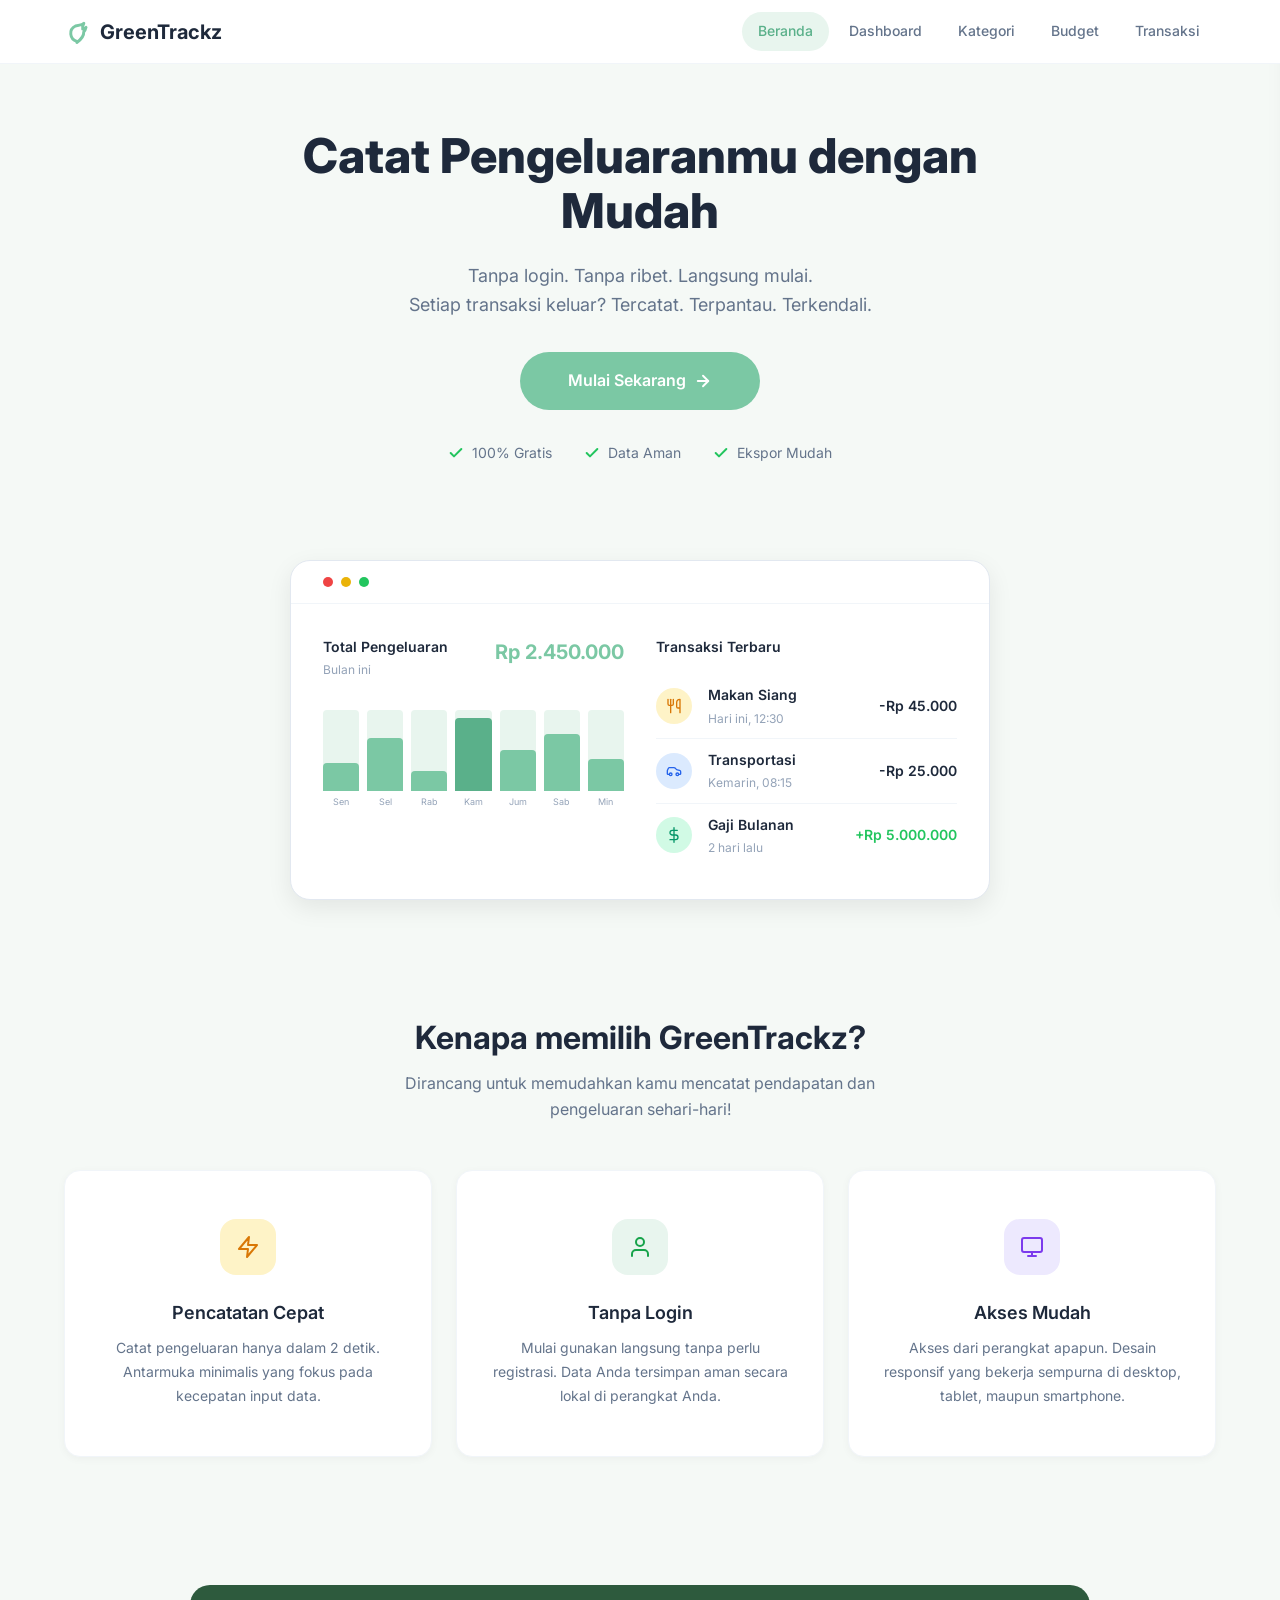
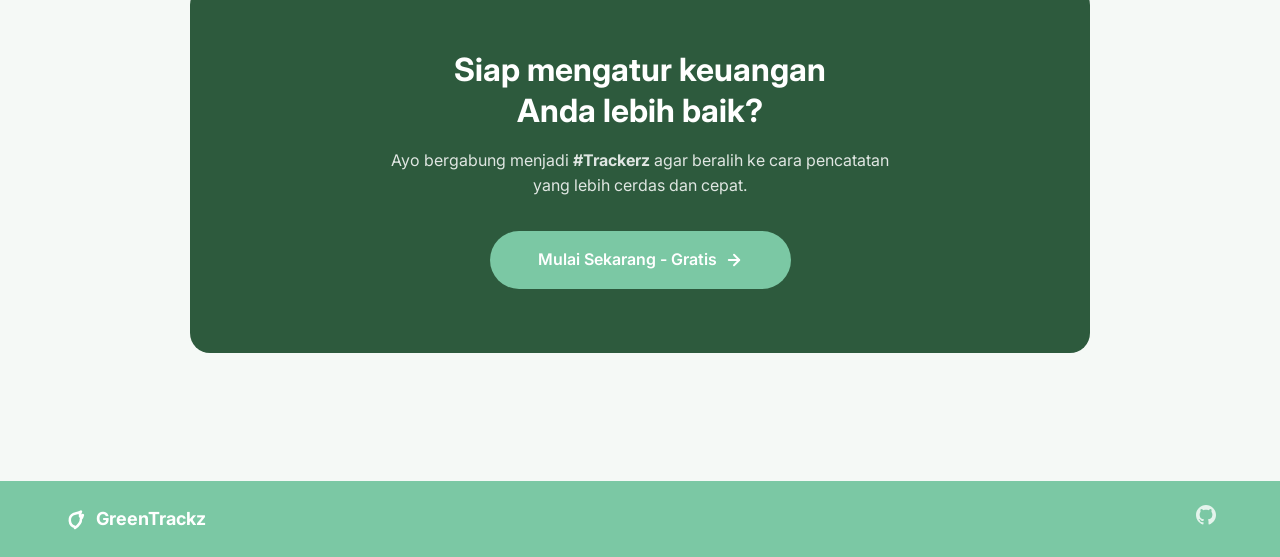
<file: index.html>
<!DOCTYPE html>
<html lang="id">
<head>
  <meta charset="UTF-8">
  <meta name="viewport" content="width=device-width, initial-scale=1.0">
  <title>GreenTrackz - Catat Pendapatan & Pengeluaranmu</title>
  <link rel="preconnect" href="https://fonts.googleapis.com">
  <link rel="preconnect" href="https://fonts.gstatic.com" crossorigin>
  <link href="https://fonts.googleapis.com/css2?family=Inter:wght@400;500;600;700;800&display=swap" rel="stylesheet">
  <link rel="stylesheet" href="style.css">
  <style>
    /* Bar chart demo for homepage */
    .demo-bar-chart {
      display: flex;
      align-items: flex-end;
      gap: 8px;
      height: 100px;
      margin-top: 14px;
    }
    .demo-bar-wrap {
      flex: 1;
      display: flex;
      flex-direction: column;
      align-items: center;
      gap: 4px;
      height: 100%;
      justify-content: flex-end;
    }
    .demo-bar-track {
      width: 100%;
      background: var(--color-primary-light);
      border-radius: 4px 4px 0 0;
      position: relative;
      overflow: hidden;
      flex: 1;
    }
    .demo-bar-fill {
      position: absolute;
      bottom: 0;
      left: 0;
      right: 0;
      border-radius: 4px 4px 0 0;
      background: var(--color-primary);
      transition: height 0.6s ease;
    }
    .demo-bar-fill.accent { background: var(--color-primary-dark); }
    .demo-bar-label {
      font-size: 9px;
      color: var(--color-text-muted);
      white-space: nowrap;
    }
  </style>
</head>
<body>

  <!-- ====== HEADER ====== -->
  <header class="header">
    <div class="header-inner">
      <a href="index.html" class="logo">
        <svg class="logo-icon" viewBox="0 0 24 24" fill="none" stroke="currentColor" stroke-width="2.5" stroke-linecap="round" stroke-linejoin="round">
          <path d="M11 20A7 7 0 0 1 9.8 6.9C15.5 5.8 17 4.5 17 4.5s-1.5 3-1 5a7 7 0 0 0 2.9-1.5s-.5 2.5-2 4c.3 3.5-2.5 6.5-5.9 9z"/>
        </svg>
        GreenTrackz
      </a>
      <nav class="nav" style="margin-left:auto;">
        <a href="index.html" class="nav-link active">Beranda</a>
        <a href="dashboard.html" class="nav-link">Dashboard</a>
        <a href="category.html" class="nav-link">Kategori</a>
        <a href="budgeting.html" class="nav-link">Budget</a>
        <a href="transactions.html" class="nav-link">Transaksi</a>
      </nav>
    </div>
  </header>

  <!-- ====== HERO ====== -->
  <section class="hero">
    <div class="container">
      <h1 class="hero-title">Catat Pengeluaranmu dengan Mudah</h1>
      <p class="hero-subtitle">Tanpa login. Tanpa ribet. Langsung mulai.<br>Setiap transaksi keluar? Tercatat. Terpantau. Terkendali.</p>
      <a href="dashboard.html" class="btn btn-primary btn-lg">
        Mulai Sekarang
        <svg viewBox="0 0 24 24" fill="none" stroke="currentColor" stroke-width="2.5" stroke-linecap="round" stroke-linejoin="round" style="width:18px;height:18px;">
          <line x1="5" y1="12" x2="19" y2="12"/><polyline points="12 5 19 12 12 19"/>
        </svg>
      </a>
      <div class="hero-features">
        <div class="hero-feature-item">
          <svg viewBox="0 0 24 24" fill="none" stroke="currentColor" stroke-width="3" stroke-linecap="round" stroke-linejoin="round"><polyline points="20 6 9 17 4 12"/></svg>
          100% Gratis
        </div>
        <div class="hero-feature-item">
          <svg viewBox="0 0 24 24" fill="none" stroke="currentColor" stroke-width="3" stroke-linecap="round" stroke-linejoin="round"><polyline points="20 6 9 17 4 12"/></svg>
          Data Aman
        </div>
        <div class="hero-feature-item">
          <svg viewBox="0 0 24 24" fill="none" stroke="currentColor" stroke-width="3" stroke-linecap="round" stroke-linejoin="round"><polyline points="20 6 9 17 4 12"/></svg>
          Ekspor Mudah
        </div>
      </div>
    </div>
  </section>

  <!-- ====== PREVIEW CARD ====== -->
  <div class="container">
    <div class="preview-card">
      <div class="preview-card-header">
        <span class="preview-dot red"></span>
        <span class="preview-dot yellow"></span>
        <span class="preview-dot green"></span>
      </div>
      <div class="preview-card-body">
        <!-- Chart area -->
        <div class="preview-chart-area">
          <div style="display:flex;justify-content:space-between;align-items:flex-start;">
            <div>
              <div class="preview-chart-title">Total Pengeluaran</div>
              <div class="preview-chart-subtitle">Bulan ini</div>
            </div>
            <div class="preview-chart-value">Rp 2.450.000</div>
          </div>
          <!-- Actual bar chart demo -->
          <div class="demo-bar-chart">
            <div class="demo-bar-wrap">
              <div class="demo-bar-track">
                <div class="demo-bar-fill" style="height:35%;"></div>
              </div>
              <span class="demo-bar-label">Sen</span>
            </div>
            <div class="demo-bar-wrap">
              <div class="demo-bar-track">
                <div class="demo-bar-fill" style="height:65%;"></div>
              </div>
              <span class="demo-bar-label">Sel</span>
            </div>
            <div class="demo-bar-wrap">
              <div class="demo-bar-track">
                <div class="demo-bar-fill" style="height:25%;"></div>
              </div>
              <span class="demo-bar-label">Rab</span>
            </div>
            <div class="demo-bar-wrap">
              <div class="demo-bar-track">
                <div class="demo-bar-fill accent" style="height:90%;"></div>
              </div>
              <span class="demo-bar-label">Kam</span>
            </div>
            <div class="demo-bar-wrap">
              <div class="demo-bar-track">
                <div class="demo-bar-fill" style="height:50%;"></div>
              </div>
              <span class="demo-bar-label">Jum</span>
            </div>
            <div class="demo-bar-wrap">
              <div class="demo-bar-track">
                <div class="demo-bar-fill" style="height:70%;"></div>
              </div>
              <span class="demo-bar-label">Sab</span>
            </div>
            <div class="demo-bar-wrap">
              <div class="demo-bar-track">
                <div class="demo-bar-fill" style="height:40%;"></div>
              </div>
              <span class="demo-bar-label">Min</span>
            </div>
          </div>
        </div>
        <!-- Recent txn preview -->
        <div>
          <div style="font-size:14px;font-weight:600;color:var(--color-text-primary);margin-bottom:16px;">Transaksi Terbaru</div>
          <div class="txn-item" style="padding:10px 0;">
            <div class="txn-left">
              <div class="icon-circle-sm" style="background-color:#FEF3C7;">
                <svg viewBox="0 0 24 24" fill="none" stroke="#D97706" stroke-width="2" stroke-linecap="round" stroke-linejoin="round"><path d="M3 2v7c0 1.1.9 2 2 2h4a2 2 0 0 0 2-2V2"/><path d="M7 2v20"/><path d="M21 15V2v0a5 5 0 0 0-5 5v6c0 1.1.9 2 2 2h3Zm0 0v7"/></svg>
              </div>
              <div><div class="txn-info-name">Makan Siang</div><div class="txn-info-date">Hari ini, 12:30</div></div>
            </div>
            <div class="txn-right"><span class="txn-amount negative">-Rp 45.000</span></div>
          </div>
          <div class="txn-item" style="padding:10px 0;">
            <div class="txn-left">
              <div class="icon-circle-sm" style="background-color:#DBEAFE;">
                <svg viewBox="0 0 24 24" fill="none" stroke="#2563EB" stroke-width="2" stroke-linecap="round" stroke-linejoin="round"><path d="M19 17h2c.6 0 1-.4 1-1v-3c0-.9-.7-1.7-1.5-1.9C18.7 10.6 16 10 16 10s-1.3-1.4-2.2-2.3c-.5-.4-1.1-.7-1.8-.7H5c-.6 0-1.1.4-1.4.9l-1.4 2.9A3.7 3.7 0 0 0 2 12v4c0 .6.4 1 1 1h2"/><circle cx="7" cy="17" r="2"/><circle cx="17" cy="17" r="2"/></svg>
              </div>
              <div><div class="txn-info-name">Transportasi</div><div class="txn-info-date">Kemarin, 08:15</div></div>
            </div>
            <div class="txn-right"><span class="txn-amount negative">-Rp 25.000</span></div>
          </div>
          <div class="txn-item" style="padding:10px 0;border-bottom:none;">
            <div class="txn-left">
              <div class="icon-circle-sm" style="background-color:#D1FAE5;">
                <svg viewBox="0 0 24 24" fill="none" stroke="#059669" stroke-width="2" stroke-linecap="round" stroke-linejoin="round"><line x1="12" y1="1" x2="12" y2="23"/><path d="M17 5H9.5a3.5 3.5 0 0 0 0 7h5a3.5 3.5 0 0 1 0 7H6"/></svg>
              </div>
              <div><div class="txn-info-name">Gaji Bulanan</div><div class="txn-info-date">2 hari lalu</div></div>
            </div>
            <div class="txn-right"><span class="txn-amount positive" style="color:var(--color-success);">+Rp 5.000.000</span></div>
          </div>
        </div>
      </div>
    </div>
  </div>

  <!-- ====== FEATURES ====== -->
  <section class="features-section">
    <div class="container">
      <div class="section-header">
        <h2 class="section-title">Kenapa memilih GreenTrackz?</h2>
        <p class="section-subtitle">Dirancang untuk memudahkan kamu mencatat pendapatan dan pengeluaran sehari-hari!</p>
      </div>
      <div class="features-grid">
        <div class="feature-card">
          <div class="feature-icon" style="background-color:var(--icon-kuliner-bg);">
            <svg viewBox="0 0 24 24" fill="none" stroke="#D97706" stroke-width="2" stroke-linecap="round" stroke-linejoin="round"><polygon points="13 2 3 14 12 14 11 22 21 10 12 10 13 2"/></svg>
          </div>
          <h3 class="feature-title">Pencatatan Cepat</h3>
          <p class="feature-desc">Catat pengeluaran hanya dalam 2 detik. Antarmuka minimalis yang fokus pada kecepatan input data.</p>
        </div>
        <div class="feature-card">
          <div class="feature-icon" style="background-color:var(--color-primary-light);">
            <svg viewBox="0 0 24 24" fill="none" stroke="#16A34A" stroke-width="2" stroke-linecap="round" stroke-linejoin="round"><path d="M20 21v-2a4 4 0 0 0-4-4H8a4 4 0 0 0-4 4v2"/><circle cx="12" cy="7" r="4"/></svg>
          </div>
          <h3 class="feature-title">Tanpa Login</h3>
          <p class="feature-desc">Mulai gunakan langsung tanpa perlu registrasi. Data Anda tersimpan aman secara lokal di perangkat Anda.</p>
        </div>
        <div class="feature-card">
          <div class="feature-icon" style="background-color:var(--icon-belanja-bg);">
            <svg viewBox="0 0 24 24" fill="none" stroke="#7C3AED" stroke-width="2" stroke-linecap="round" stroke-linejoin="round"><rect x="2" y="3" width="20" height="14" rx="2" ry="2"/><line x1="8" y1="21" x2="16" y2="21"/><line x1="12" y1="17" x2="12" y2="21"/></svg>
          </div>
          <h3 class="feature-title">Akses Mudah</h3>
          <p class="feature-desc">Akses dari perangkat apapun. Desain responsif yang bekerja sempurna di desktop, tablet, maupun smartphone.</p>
        </div>
      </div>
    </div>
  </section>

  <!-- ====== CTA ====== -->
  <section class="cta-section">
    <div class="container">
      <div class="cta-card">
        <h2 class="cta-title">Siap mengatur keuangan<br>Anda lebih baik?</h2>
        <p class="cta-desc">Ayo bergabung menjadi <strong>#Trackerz</strong> agar beralih ke cara pencatatan yang lebih cerdas dan cepat.</p>
        <a href="dashboard.html" class="btn btn-primary btn-lg" style="background-color:var(--color-primary);color:white;">
          Mulai Sekarang - Gratis
          <svg viewBox="0 0 24 24" fill="none" stroke="currentColor" stroke-width="2.5" stroke-linecap="round" stroke-linejoin="round" style="width:18px;height:18px;">
            <line x1="5" y1="12" x2="19" y2="12"/><polyline points="12 5 19 12 12 19"/>
          </svg>
        </a>
      </div>
    </div>
  </section>

  <!-- ====== FOOTER ====== -->
  <footer class="footer">
    <div class="footer-inner">
      <div class="footer-logo">
        <svg viewBox="0 0 24 24" fill="none" stroke="currentColor" stroke-width="2.5" stroke-linecap="round" stroke-linejoin="round">
          <path d="M11 20A7 7 0 0 1 9.8 6.9C15.5 5.8 17 4.5 17 4.5s-1.5 3-1 5a7 7 0 0 0 2.9-1.5s-.5 2.5-2 4c.3 3.5-2.5 6.5-5.9 9z"/>
        </svg>
        GreenTrackz
      </div>
      <div class="footer-social">
        <a href="https://github.com/ValerieP31/GreenTrackz" aria-label="GitHub" target="_blank">
          <svg viewBox="0 0 24 24" fill="currentColor"><path d="M12 0c-6.626 0-12 5.373-12 12 0 5.302 3.438 9.8 8.207 11.387.599.111.793-.261.793-.577v-2.234c-3.338.726-4.033-1.416-4.033-1.416-.546-1.387-1.333-1.756-1.333-1.756-1.089-.745.083-.729.083-.729 1.205.084 1.839 1.237 1.839 1.237 1.07 1.834 2.807 1.304 3.492.997.107-.775.418-1.305.762-1.604-2.665-.305-5.467-1.334-5.467-5.931 0-1.311.469-2.381 1.236-3.221-.124-.303-.535-1.524.117-3.176 0 0 1.008-.322 3.301 1.23.957-.266 1.983-.399 3.003-.404 1.02.005 2.047.138 3.006.404 2.291-1.552 3.297-1.23 3.297-1.23.653 1.653.242 2.874.118 3.176.77.84 1.235 1.911 1.235 3.221 0 4.609-2.807 5.624-5.479 5.921.43.372.823 1.102.823 2.222v3.293c0 .319.192.694.801.576 4.765-1.589 8.199-6.086 8.199-11.386 0-6.627-5.373-12-12-12z"/></svg>
        </a>
      </div>
    </div>
  </footer>

  <script src="app.js"></script>
  <script>GT.initMobileNav('index.html');</script>
</body>
</html>
</file>
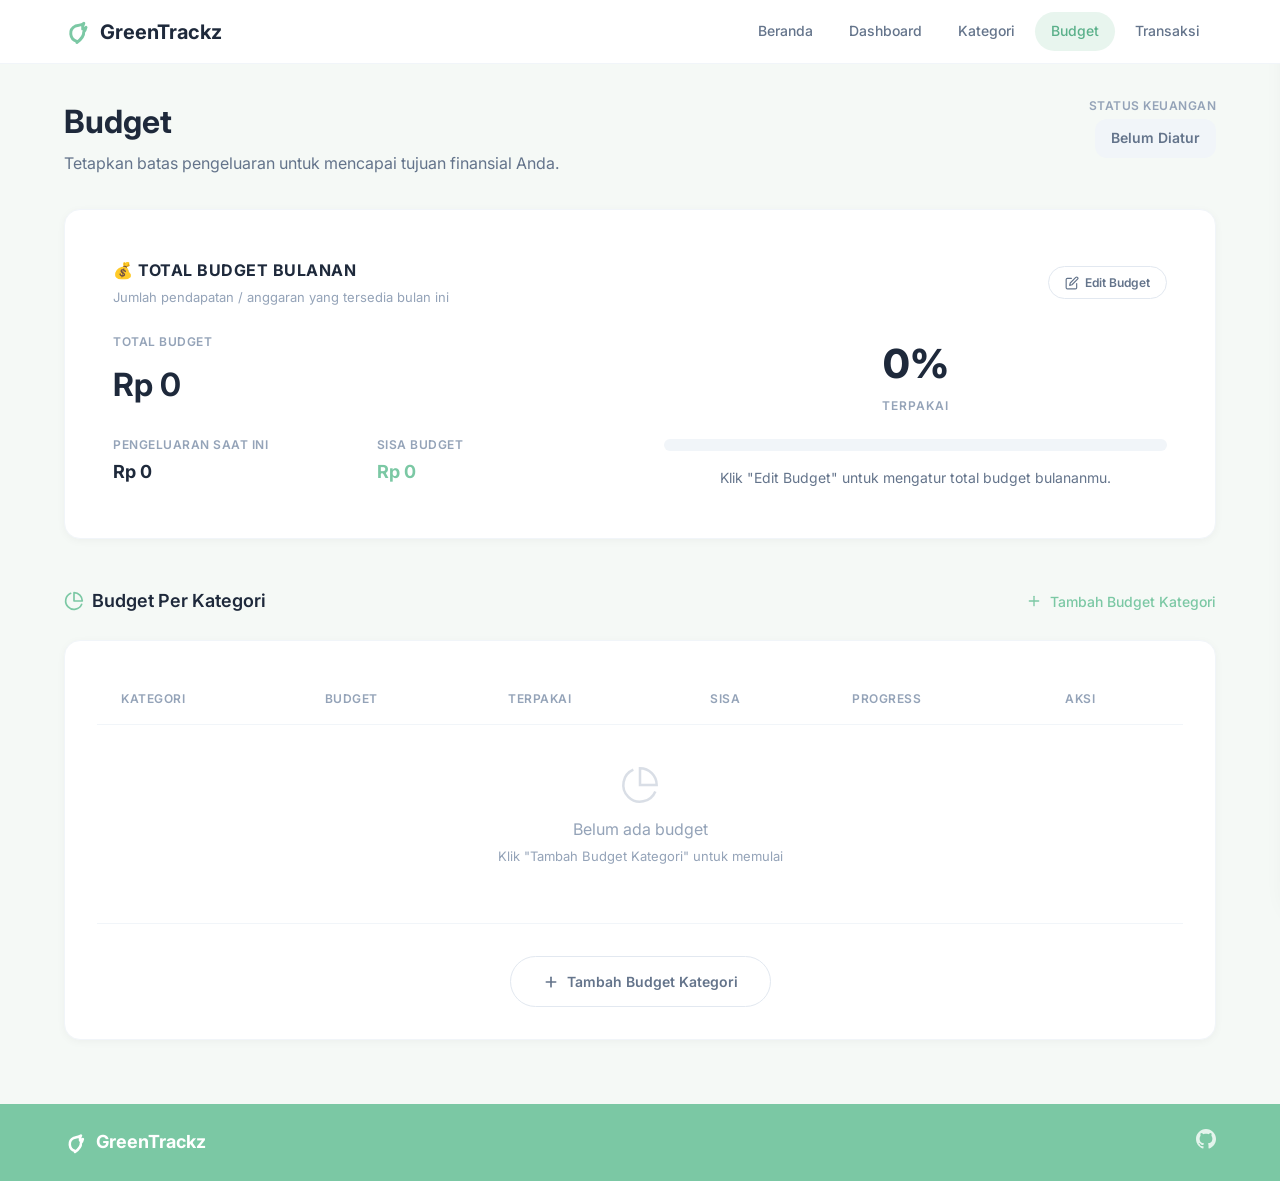
<file: budgeting.html>
<!DOCTYPE html>
<html lang="id">
<head>
  <meta charset="UTF-8">
  <meta name="viewport" content="width=device-width, initial-scale=1.0">
  <title>Budget - GreenTrackz</title>
  <link rel="preconnect" href="https://fonts.googleapis.com">
  <link rel="preconnect" href="https://fonts.gstatic.com" crossorigin>
  <link href="https://fonts.googleapis.com/css2?family=Inter:wght@400;500;600;700;800&display=swap" rel="stylesheet">
  <link rel="stylesheet" href="style.css">
  <style>
    /* modal */
    .modal-overlay { display:none; position:fixed; inset:0; background:rgba(0,0,0,.4); z-index:200; align-items:center; justify-content:center; }
    .modal-overlay.open { display:flex; }
    .modal-box { background:white; border-radius:var(--radius-xl); padding:32px; width:420px; max-width:95vw; box-shadow:var(--shadow-lg); }
    .modal-title { font-size:var(--text-xl); font-weight:700; margin-bottom:20px; }
    .modal-actions { display:flex; gap:12px; justify-content:flex-end; margin-top:24px; }
  </style>
</head>
<body>

  <!-- HEADER -->
  <header class="header">
    <div class="header-inner">
      <a href="index.html" class="logo">
        <svg class="logo-icon" viewBox="0 0 24 24" fill="none" stroke="currentColor" stroke-width="2.5" stroke-linecap="round" stroke-linejoin="round">
          <path d="M11 20A7 7 0 0 1 9.8 6.9C15.5 5.8 17 4.5 17 4.5s-1.5 3-1 5a7 7 0 0 0 2.9-1.5s-.5 2.5-2 4c.3 3.5-2.5 6.5-5.9 9z"/>
        </svg>
        GreenTrackz
      </a>
      <nav class="nav" style="margin-left:auto;">
        <a href="index.html" class="nav-link">Beranda</a>
        <a href="dashboard.html" class="nav-link">Dashboard</a>
        <a href="category.html" class="nav-link">Kategori</a>
        <a href="budgeting.html" class="nav-link active">Budget</a>
        <a href="transactions.html" class="nav-link">Transaksi</a>
      </nav>
    </div>
  </header>

  <!-- MAIN -->
  <main class="main-content">
    <div class="container">

      <div class="page-header">
        <div class="page-header-inner">
          <div>
            <h1 class="page-title">Budget</h1>
            <p class="page-subtitle">Tetapkan batas pengeluaran untuk mencapai tujuan finansial Anda.</p>
          </div>
          <div class="page-header-right">
            <span class="page-header-label">Status Keuangan</span>
            <span class="status-badge success" id="health-badge">Sangat Sehat</span>
          </div>
        </div>
      </div>

      <!-- Total Budget Bulanan Card -->
      <div class="budget-overview" style="margin-bottom:var(--space-xl);">
        <div style="display:flex;justify-content:space-between;align-items:center;margin-bottom:var(--space-lg);">
          <div>
            <div class="budget-main-label" style="font-size:var(--text-base);font-weight:700;color:var(--color-text-primary);margin-bottom:4px;">💰 Total Budget Bulanan</div>
            <div style="font-size:13px;color:var(--color-text-muted);">Jumlah pendapatan / anggaran yang tersedia bulan ini</div>
          </div>
          <button class="btn btn-outline btn-sm" onclick="openTotalBudgetModal()" style="white-space:nowrap;gap:6px;">
            <svg viewBox="0 0 24 24" fill="none" stroke="currentColor" stroke-width="2" stroke-linecap="round" stroke-linejoin="round" style="width:14px;height:14px;"><path d="M11 4H4a2 2 0 0 0-2 2v14a2 2 0 0 0 2 2h14a2 2 0 0 0 2-2v-7"/><path d="M18.5 2.5a2.121 2.121 0 0 1 3 3L12 15l-4 1 1-4 9.5-9.5z"/></svg>
            Edit Budget
          </button>
        </div>
        <div class="budget-overview-grid">
          <div>
            <div class="budget-main-label">Total Budget</div>
            <div class="budget-main-value" id="bud-total">Rp 0</div>
            <div class="budget-sub-grid">
              <div>
                <div class="budget-sub-label">Pengeluaran Saat Ini</div>
                <div class="budget-sub-value" id="bud-used">Rp 0</div>
              </div>
              <div>
                <div class="budget-sub-label">Sisa Budget</div>
                <div class="budget-sub-value green" id="bud-remaining">Rp 0</div>
              </div>
            </div>
          </div>
          <div class="budget-progress-section">
            <div class="budget-percentage" id="bud-pct">0%</div>
            <div class="budget-percentage-label">TERPAKAI</div>
            <div class="progress-bar budget-progress-bar" style="height:12px;">
              <div class="progress-fill" id="bud-bar" style="width:0%;"></div>
            </div>
            <p class="budget-progress-desc" id="bud-desc">Tambahkan budget untuk memulai pelacakan.</p>
          </div>
        </div>
      </div>

      <!-- Budget Per Category -->
      <div style="margin-top:var(--space-2xl);">
        <div class="budget-cat-header">
          <div class="budget-cat-title">
            <svg viewBox="0 0 24 24" fill="none" stroke="currentColor" stroke-width="2" stroke-linecap="round" stroke-linejoin="round">
              <path d="M21.21 15.89A10 10 0 1 1 8 2.83"/><path d="M22 12A10 10 0 0 0 12 2v10z"/>
            </svg>
            Budget Per Kategori
          </div>
          <button class="link-btn" onclick="openAddModal()">
            <svg viewBox="0 0 24 24" fill="none" stroke="currentColor" stroke-width="2" stroke-linecap="round" stroke-linejoin="round">
              <line x1="12" y1="5" x2="12" y2="19"/><line x1="5" y1="12" x2="19" y2="12"/>
            </svg>
            Tambah Budget Kategori
          </button>
        </div>

        <div class="budget-table-card budget-table">
          <table class="data-table">
            <thead>
              <tr>
                <th>Kategori</th>
                <th>Budget</th>
                <th>Terpakai</th>
                <th>Sisa</th>
                <th>Progress</th>
                <th>Aksi</th>
              </tr>
            </thead>
            <tbody id="budget-tbody">
              <!-- JS rendered -->
            </tbody>
          </table>
          <div id="budget-empty" style="text-align:center;padding:40px 0;color:var(--color-text-muted);display:none;">
            <svg viewBox="0 0 24 24" fill="none" stroke="currentColor" stroke-width="1.5" style="width:40px;height:40px;margin:0 auto 12px;display:block;opacity:.35;">
              <path d="M21.21 15.89A10 10 0 1 1 8 2.83"/><path d="M22 12A10 10 0 0 0 12 2v10z"/>
            </svg>
            <p>Belum ada budget</p>
            <p style="font-size:13px;margin-top:4px;">Klik "Tambah Budget Kategori" untuk memulai</p>
          </div>

          <div style="text-align:center;padding-top:var(--space-xl);border-top:1px solid var(--color-border-light);margin-top:var(--space-md);">
            <button class="btn btn-outline" onclick="openAddModal()">
              <svg viewBox="0 0 24 24" fill="none" stroke="currentColor" stroke-width="2.5" stroke-linecap="round" stroke-linejoin="round" style="width:16px;height:16px;">
                <line x1="12" y1="5" x2="12" y2="19"/><line x1="5" y1="12" x2="19" y2="12"/>
              </svg>
              Tambah Budget Kategori
            </button>
          </div>
        </div>
      </div>

    </div>
  </main>

  <!-- Add Budget Modal -->
  <div class="modal-overlay" id="add-modal">
    <div class="modal-box">
      <div class="modal-title">Tambah Budget Kategori</div>
      <div class="form-group">
        <label class="form-label">Pilih Kategori</label>
        <select id="add-bud-cat" class="form-select"></select>
      </div>
      <div class="form-group">
        <label class="form-label">Jumlah Budget (Rp)</label>
        <input type="number" id="add-bud-amount" class="form-input" placeholder="0" min="0">
      </div>
      <p style="font-size:13px;color:var(--color-text-muted);margin-top:-8px;">
        Ingin menambah kategori baru? <a href="category.html" style="color:var(--color-primary);">Kelola Kategori →</a>
      </p>
      <div class="modal-actions">
        <button class="btn btn-outline" onclick="closeAddModal()">Batal</button>
        <button class="btn btn-primary" onclick="saveBudget()">Simpan</button>
      </div>
    </div>
  </div>

  <!-- Edit Budget Modal -->
  <div class="modal-overlay" id="edit-modal">
    <div class="modal-box">
      <div class="modal-title">Edit Budget</div>
      <input type="hidden" id="edit-bud-catid">
      <div class="form-group">
        <label class="form-label">Kategori</label>
        <input type="text" id="edit-bud-catname" class="form-input" disabled style="background:var(--color-bg);">
      </div>
      <div class="form-group">
        <label class="form-label">Jumlah Budget (Rp)</label>
        <input type="number" id="edit-bud-amount" class="form-input" min="0">
      </div>
      <div class="modal-actions">
        <button class="btn btn-outline" onclick="closeEditModal()">Batal</button>
        <button class="btn btn-primary" onclick="saveEdit()">Simpan</button>
      </div>
    </div>
  </div>

  <!-- Edit Total Budget Modal -->
  <div class="modal-overlay" id="total-budget-modal">
    <div class="modal-box">
      <div class="modal-title">💰 Edit Total Budget Bulanan</div>
      <p style="font-size:13px;color:var(--color-text-muted);margin-bottom:20px;line-height:1.6;">
        Masukkan total pendapatan atau anggaran yang kamu miliki bulan ini. Kamu bisa update kapan saja jika ada pendapatan tambahan.
      </p>
      <div class="form-group">
        <label class="form-label">Total Budget / Pendapatan (Rp)</label>
        <input type="number" id="total-bud-input" class="form-input" placeholder="Contoh: 5000000" min="0">
      </div>
      <div class="modal-actions">
        <button class="btn btn-outline" onclick="closeTotalBudgetModal()">Batal</button>
        <button class="btn btn-primary" onclick="saveTotalBudget()">Simpan</button>
      </div>
    </div>
  </div>

  <!-- Footer -->
  <footer class="footer">
    <div class="footer-inner">
      <div class="footer-logo">
        <svg viewBox="0 0 24 24" fill="none" stroke="currentColor" stroke-width="2.5" stroke-linecap="round" stroke-linejoin="round">
          <path d="M11 20A7 7 0 0 1 9.8 6.9C15.5 5.8 17 4.5 17 4.5s-1.5 3-1 5a7 7 0 0 0 2.9-1.5s-.5 2.5-2 4c.3 3.5-2.5 6.5-5.9 9z"/>
        </svg>
        GreenTrackz
      </div>
      <div class="footer-social">
        <a href="https://github.com/ValerieP31/GreenTrackz" aria-label="GitHub" target="_blank">
          <svg viewBox="0 0 24 24" fill="currentColor"><path d="M12 0c-6.626 0-12 5.373-12 12 0 5.302 3.438 9.8 8.207 11.387.599.111.793-.261.793-.577v-2.234c-3.338.726-4.033-1.416-4.033-1.416-.546-1.387-1.333-1.756-1.333-1.756-1.089-.745.083-.729.083-.729 1.205.084 1.839 1.237 1.839 1.237 1.07 1.834 2.807 1.304 3.492.997.107-.775.418-1.305.762-1.604-2.665-.305-5.467-1.334-5.467-5.931 0-1.311.469-2.381 1.236-3.221-.124-.303-.535-1.524.117-3.176 0 0 1.008-.322 3.301 1.23.957-.266 1.983-.399 3.003-.404 1.02.005 2.047.138 3.006.404 2.291-1.552 3.297-1.23 3.297-1.23.653 1.653.242 2.874.118 3.176.77.84 1.235 1.911 1.235 3.221 0 4.609-2.807 5.624-5.479 5.921.43.372.823 1.102.823 2.222v3.293c0 .319.192.694.801.576 4.765-1.589 8.199-6.086 8.199-11.386 0-6.627-5.373-12-12-12z"/></svg>
        </a>
      </div>
    </div>
  </footer>

  <script src="app.js"></script>
  <script>
    function getMonthExpenseByCategory(catId) {
      const now = new Date();
      return GT.getTransactions().filter(t => {
        const d = new Date(t.date);
        return t.category === catId && t.type === 'expense'
          && d.getMonth() === now.getMonth() && d.getFullYear() === now.getFullYear();
      }).reduce((s, t) => s + t.amount, 0);
    }

    function getTotalMonthExpense() {
      const now = new Date();
      return GT.getTransactions().filter(t => {
        const d = new Date(t.date);
        return t.type === 'expense'
          && d.getMonth() === now.getMonth() && d.getFullYear() === now.getFullYear();
      }).reduce((s, t) => s + t.amount, 0);
    }

    function openTotalBudgetModal() {
      document.getElementById('total-bud-input').value = GT.getTotalBudget() || '';
      document.getElementById('total-budget-modal').classList.add('open');
    }

    function closeTotalBudgetModal() {
      document.getElementById('total-budget-modal').classList.remove('open');
    }

    function saveTotalBudget() {
      const amount = parseFloat(document.getElementById('total-bud-input').value);
      if (isNaN(amount) || amount < 0) { GT.setFieldError('total-bud-input', 'Masukkan jumlah yang valid!'); return; }
      GT.clearFieldErrors('total-bud-input');
      GT.saveTotalBudget(amount);
      closeTotalBudgetModal();
      renderBudgets();
    }

    function renderBudgets() {
      const budgets    = GT.getBudgets();
      const totalBudget = GT.getTotalBudget();
      const totalUsed  = getTotalMonthExpense();
      const tbody      = document.getElementById('budget-tbody');
      const empty      = document.getElementById('budget-empty');

      // Always update the top overview from total budget
      const rem     = totalBudget - totalUsed;
      const pctUsed = totalBudget > 0 ? Math.min(100, Math.round((totalUsed / totalBudget) * 100)) : 0;

      document.getElementById('bud-total').textContent     = GT.formatRp(totalBudget);
      document.getElementById('bud-used').textContent      = GT.formatRp(totalUsed);
      document.getElementById('bud-remaining').textContent = (rem < 0 ? '-' : '') + GT.formatRp(Math.abs(rem));
      document.getElementById('bud-remaining').style.color = rem < 0 ? 'var(--color-danger)' : '';
      document.getElementById('bud-pct').textContent       = pctUsed + '%';
      document.getElementById('bud-bar').style.width       = pctUsed + '%';

      const barEl = document.getElementById('bud-bar');
      barEl.className = 'progress-fill';
      if (pctUsed >= 90) barEl.classList.add('danger');
      else if (pctUsed >= 70) barEl.classList.add('warning');

      const badge = document.getElementById('health-badge');
      if (totalBudget === 0) {
        badge.className = 'status-badge'; badge.style = 'background:#F1F5F9;color:#64748B;'; badge.textContent = 'Belum Diatur';
      } else if (pctUsed < 50) {
        badge.className = 'status-badge success'; badge.style = ''; badge.textContent = 'Sangat Sehat';
      } else if (pctUsed < 75) {
        badge.className = 'status-badge'; badge.style = 'background:#FEF9C3;color:#92400E;'; badge.textContent = 'Cukup Sehat';
      } else {
        badge.className = 'status-badge danger'; badge.style = ''; badge.textContent = 'Perlu Perhatian';
      }

      if (totalBudget === 0) document.getElementById('bud-desc').textContent = 'Klik "Edit Budget" untuk mengatur total budget bulananmu.';
      else if (pctUsed === 0) document.getElementById('bud-desc').textContent = 'Budget siap. Belum ada pengeluaran bulan ini.';
      else if (pctUsed < 50) document.getElementById('bud-desc').textContent = `Bagus! Baru ${pctUsed}% budget terpakai bulan ini.`;
      else if (pctUsed < 90) document.getElementById('bud-desc').textContent = `Perhatikan pengeluaran. ${pctUsed}% budget sudah terpakai.`;
      else document.getElementById('bud-desc').textContent = 'Hampir habis! Kurangi pengeluaran bulan ini.';

      if (budgets.length === 0) {
        tbody.innerHTML = '';
        empty.style.display = 'block';
        return;
      }

      empty.style.display = 'none';

      const rows = budgets.map(b => {
        const cat  = GT.getCategoryById(b.catId);
        const used = getMonthExpenseByCategory(b.catId);
        const rem  = b.amount - used;
        const pct  = Math.min(100, Math.round((used / b.amount) * 100));

        const barClass = pct >= 90 ? 'danger' : pct >= 70 ? 'warning' : '';
        const remColor = rem < 0 ? 'var(--color-danger)' : rem < b.amount * 0.2 ? 'var(--color-warning)' : 'var(--color-primary)';

        return `<tr>
          <td data-label="Kategori">
            <div style="display:flex;align-items:center;gap:12px;">
              <div class="icon-circle-sm" style="background-color:${cat.bg};">
                ${GT.getCategoryIcon(cat.icon || 'dompet', cat.color, '14px')}
              </div>
              <span style="font-weight:600;">${cat.name}</span>
            </div>
          </td>
          <td data-label="Budget" style="font-weight:600;">${GT.formatRp(b.amount)}</td>
          <td data-label="Terpakai">${GT.formatRp(used)}</td>
          <td data-label="Sisa" style="color:${remColor};font-weight:600;">${rem < 0 ? '-' : ''}${GT.formatRp(Math.abs(rem))}</td>
          <td data-label="Progress">
            <div class="progress-bar" style="width:120px;">
              <div class="progress-fill ${barClass}" style="width:${pct}%;"></div>
            </div>
            <span style="font-size:11px;color:var(--color-text-muted);">${pct}%</span>
          </td>
          <td data-label="Aksi">
            <div class="table-actions">
              <button class="action-btn edit" onclick="openEditModal('${b.catId}')">
                <svg viewBox="0 0 24 24" fill="none" stroke="currentColor" stroke-width="2" stroke-linecap="round" stroke-linejoin="round" style="width:14px;height:14px;"><path d="M11 4H4a2 2 0 0 0-2 2v14a2 2 0 0 0 2 2h14a2 2 0 0 0 2-2v-7"/><path d="M18.5 2.5a2.121 2.121 0 0 1 3 3L12 15l-4 1 1-4 9.5-9.5z"/></svg>
              </button>
              <button class="action-btn delete" onclick="deleteBudget('${b.catId}')">
                <svg viewBox="0 0 24 24" fill="none" stroke="currentColor" stroke-width="2" stroke-linecap="round" stroke-linejoin="round" style="width:14px;height:14px;"><polyline points="3 6 5 6 21 6"/><path d="M19 6v14a2 2 0 0 1-2 2H7a2 2 0 0 1-2-2V6m3 0V4a2 2 0 0 1 2-2h4a2 2 0 0 1 2 2v2"/></svg>
              </button>
            </div>
          </td>
        </tr>`;
      }).join('');

      tbody.innerHTML = rows;
    }

    function openAddModal() {
      const budgets = GT.getBudgets();
      const usedIds = new Set(budgets.map(b => b.catId));
      const cats    = GT.getCategories().filter(c => !usedIds.has(c.id));
      const sel     = document.getElementById('add-bud-cat');
      sel.innerHTML = cats.map(c => `<option value="${c.id}">${c.name}</option>`).join('');
      if (cats.length === 0) {
        sel.innerHTML = '<option value="">Semua kategori sudah ada</option>';
      }
      document.getElementById('add-bud-amount').value = '';
      document.getElementById('add-modal').classList.add('open');
    }

    function closeAddModal() { document.getElementById('add-modal').classList.remove('open'); }

    function saveBudget() {
      const catId  = document.getElementById('add-bud-cat').value;
      const amount = parseFloat(document.getElementById('add-bud-amount').value);
      if (!catId)       { GT.showToast('Pilih kategori terlebih dahulu!', 'error'); return; }
      if (!amount || amount <= 0) { GT.setFieldError('add-bud-amount', 'Jumlah budget harus lebih dari 0!'); return; }
      GT.clearFieldErrors('add-bud-amount');
      const budgets = GT.getBudgets();
      budgets.push({ catId, amount });
      GT.saveBudgets(budgets);
      closeAddModal();
      renderBudgets();
      GT.showToast('Budget kategori berhasil ditambahkan!', 'success');
    }

    function deleteBudget(catId) {
      if (!confirm('Hapus budget ini?')) return;
      GT.saveBudgets(GT.getBudgets().filter(b => b.catId !== catId));
      renderBudgets();
      GT.showToast('Budget dihapus.', 'info');
    }

    function openEditModal(catId) {
      const b   = GT.getBudgets().find(b => b.catId === catId);
      const cat = GT.getCategoryById(catId);
      document.getElementById('edit-bud-catid').value   = catId;
      document.getElementById('edit-bud-catname').value = cat.name;
      document.getElementById('edit-bud-amount').value  = b.amount;
      document.getElementById('edit-modal').classList.add('open');
    }

    function closeEditModal() { document.getElementById('edit-modal').classList.remove('open'); }

    function saveEdit() {
      const catId  = document.getElementById('edit-bud-catid').value;
      const amount = parseFloat(document.getElementById('edit-bud-amount').value);
      if (!amount || amount <= 0) { GT.setFieldError('edit-bud-amount', 'Jumlah budget harus lebih dari 0!'); return; }
      GT.clearFieldErrors('edit-bud-amount');
      const budgets = GT.getBudgets().map(b => b.catId === catId ? { ...b, amount } : b);
      GT.saveBudgets(budgets);
      closeEditModal();
      renderBudgets();
      GT.showToast('Budget berhasil diperbarui!', 'success');
    }

    renderBudgets();
    GT.initMobileNav('budgeting.html');
  </script>
</body>
</html>
</file>
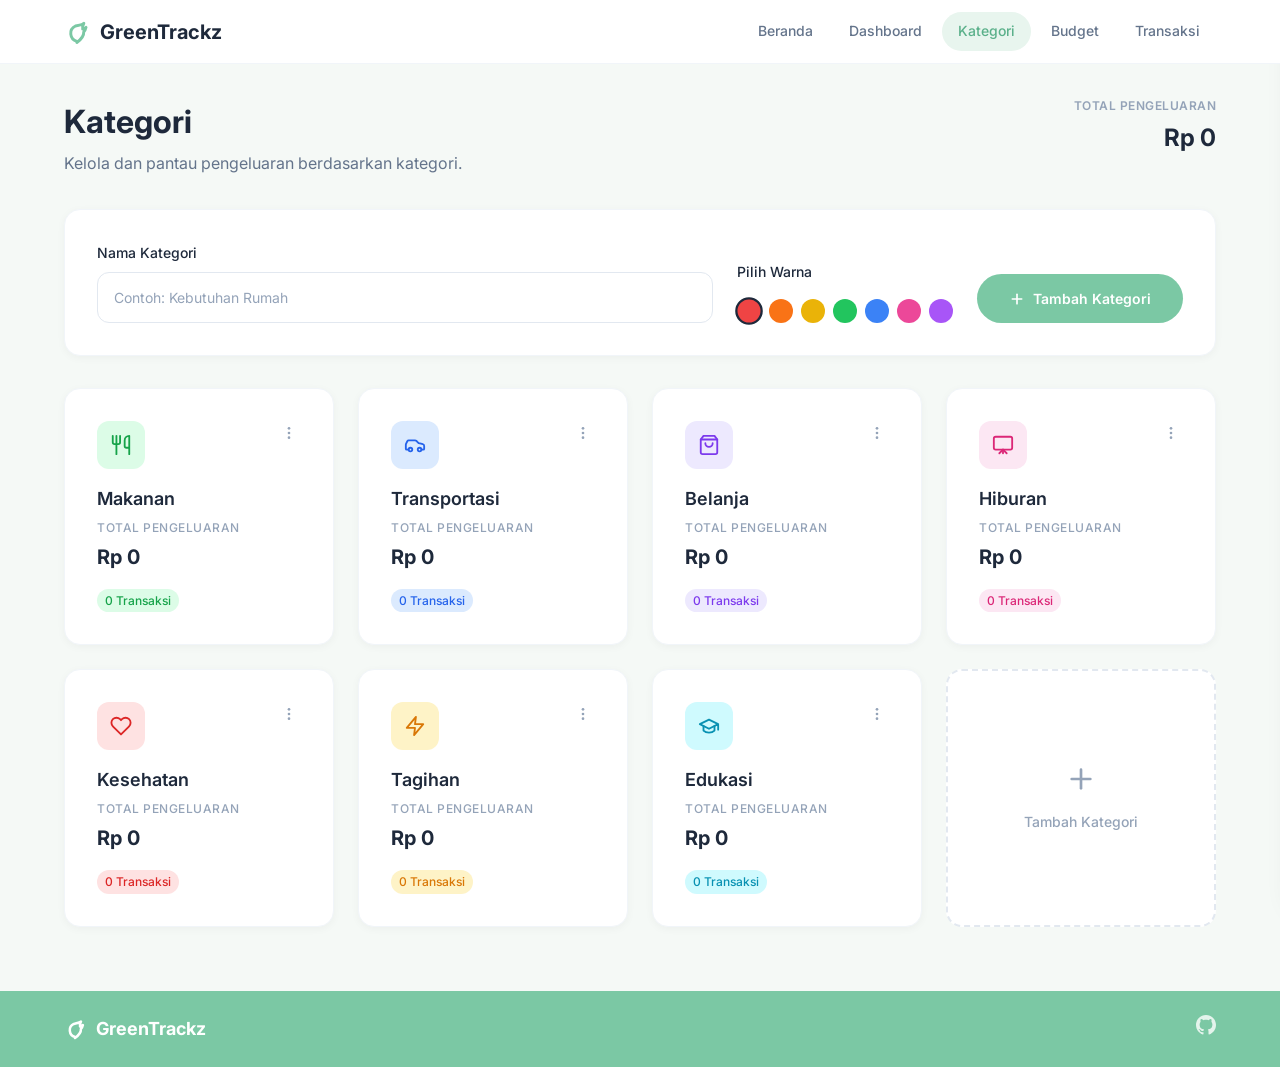
<file: category.html>
<!DOCTYPE html>
<html lang="id">
<head>
  <meta charset="UTF-8">
  <meta name="viewport" content="width=device-width, initial-scale=1.0">
  <title>Kategori - GreenTrackz</title>
  <link rel="preconnect" href="https://fonts.googleapis.com">
  <link rel="preconnect" href="https://fonts.gstatic.com" crossorigin>
  <link href="https://fonts.googleapis.com/css2?family=Inter:wght@400;500;600;700;800&display=swap" rel="stylesheet">
  <link rel="stylesheet" href="style.css">
  <style>
    .dropdown-menu {
      display: none;
      position: absolute;
      right: 0;
      top: 28px;
      background: white;
      border: 1px solid var(--color-border);
      border-radius: var(--radius-md);
      box-shadow: var(--shadow-lg);
      z-index: 50;
      min-width: 120px;
      overflow: hidden;
    }
    .dropdown-menu.open { display: block; }
    .dropdown-item {
      display: flex;
      align-items: center;
      gap: 8px;
      padding: 10px 14px;
      font-size: 13px;
      cursor: pointer;
      transition: background 0.15s;
    }
    .dropdown-item:hover { background: var(--color-bg); }
    .dropdown-item.danger { color: var(--color-danger); }
    .dropdown-item svg { width: 14px; height: 14px; }

    /* modal */
    .modal-overlay {
      display: none;
      position: fixed; inset: 0;
      background: rgba(0,0,0,.4);
      z-index: 200;
      align-items: center;
      justify-content: center;
    }
    .modal-overlay.open { display: flex; }
    .modal-box {
      background: white;
      border-radius: var(--radius-xl);
      padding: 32px;
      width: 420px;
      max-width: 95vw;
      box-shadow: var(--shadow-lg);
    }
    .modal-title { font-size: var(--text-xl); font-weight: 700; margin-bottom: 20px; }
    .modal-actions { display: flex; gap: 12px; justify-content: flex-end; margin-top: 24px; }
  </style>
</head>
<body>

  <!-- HEADER -->
  <header class="header">
    <div class="header-inner">
      <a href="index.html" class="logo">
        <svg class="logo-icon" viewBox="0 0 24 24" fill="none" stroke="currentColor" stroke-width="2.5" stroke-linecap="round" stroke-linejoin="round">
          <path d="M11 20A7 7 0 0 1 9.8 6.9C15.5 5.8 17 4.5 17 4.5s-1.5 3-1 5a7 7 0 0 0 2.9-1.5s-.5 2.5-2 4c.3 3.5-2.5 6.5-5.9 9z"/>
        </svg>
        GreenTrackz
      </a>
      <nav class="nav" style="margin-left:auto;">
        <a href="index.html" class="nav-link">Beranda</a>
        <a href="dashboard.html" class="nav-link">Dashboard</a>
        <a href="category.html" class="nav-link active">Kategori</a>
        <a href="budgeting.html" class="nav-link">Budget</a>
        <a href="transactions.html" class="nav-link">Transaksi</a>
      </nav>
    </div>
  </header>

  <!-- MAIN -->
  <main class="main-content">
    <div class="container">

      <div class="page-header">
        <div class="page-header-inner">
          <div>
            <h1 class="page-title">Kategori</h1>
            <p class="page-subtitle">Kelola dan pantau pengeluaran berdasarkan kategori.</p>
          </div>
          <div class="page-header-right">
            <span class="page-header-label">Total Pengeluaran</span>
            <span class="page-header-value" id="cat-total">Rp 0</span>
          </div>
        </div>
      </div>

      <!-- Add Category Form -->
      <div class="category-form">
        <div class="category-form-inner">
          <div class="form-group" style="flex:2;">
            <label class="form-label">Nama Kategori</label>
            <input type="text" id="cat-name" class="form-input" placeholder="Contoh: Kebutuhan Rumah">
          </div>
          <div style="display:flex;flex-direction:column;gap:8px;">
            <label class="form-label">Pilih Warna</label>
            <div class="color-picker" id="color-picker">
              <div class="color-option active" style="background-color:#EF4444;" data-color="#EF4444" data-bg="#FEE2E2" onclick="selectColor(this)" title="Merah"></div>
              <div class="color-option" style="background-color:#F97316;" data-color="#F97316" data-bg="#FFEDD5" onclick="selectColor(this)" title="Orange"></div>
              <div class="color-option" style="background-color:#EAB308;" data-color="#EAB308" data-bg="#FEF9C3" onclick="selectColor(this)" title="Kuning"></div>
              <div class="color-option" style="background-color:#22C55E;" data-color="#22C55E" data-bg="#DCFCE7" onclick="selectColor(this)" title="Hijau"></div>
              <div class="color-option" style="background-color:#3B82F6;" data-color="#3B82F6" data-bg="#DBEAFE" onclick="selectColor(this)" title="Biru"></div>
              <div class="color-option" style="background-color:#EC4899;" data-color="#EC4899" data-bg="#FCE7F3" onclick="selectColor(this)" title="Pink"></div>
              <div class="color-option" style="background-color:#A855F7;" data-color="#A855F7" data-bg="#F3E8FF" onclick="selectColor(this)" title="Ungu"></div>
            </div>
          </div>
          <button class="btn btn-primary" style="white-space:nowrap;" onclick="addCategory()">
            <svg viewBox="0 0 24 24" fill="none" stroke="currentColor" stroke-width="2.5" stroke-linecap="round" stroke-linejoin="round" style="width:16px;height:16px;">
              <line x1="12" y1="5" x2="12" y2="19"/><line x1="5" y1="12" x2="19" y2="12"/>
            </svg>
            Tambah Kategori
          </button>
        </div>
      </div>

      <!-- Category Grid -->
      <div class="category-grid" id="category-grid">
        <!-- JS rendered -->
      </div>

    </div>
  </main>

  <!-- Edit Modal -->
  <div class="modal-overlay" id="edit-modal">
    <div class="modal-box">
      <div class="modal-title">Edit Kategori</div>
      <input type="hidden" id="edit-cat-id">
      <div class="form-group">
        <label class="form-label">Nama Kategori</label>
        <input type="text" id="edit-cat-name" class="form-input">
      </div>
      <div class="form-group">
        <label class="form-label">Pilih Warna</label>
        <div class="color-picker" id="edit-color-picker">
          <div class="color-option" style="background-color:#EF4444;" data-color="#EF4444" data-bg="#FEE2E2" onclick="selectEditColor(this)" title="Merah"></div>
          <div class="color-option" style="background-color:#F97316;" data-color="#F97316" data-bg="#FFEDD5" onclick="selectEditColor(this)" title="Orange"></div>
          <div class="color-option" style="background-color:#EAB308;" data-color="#EAB308" data-bg="#FEF9C3" onclick="selectEditColor(this)" title="Kuning"></div>
          <div class="color-option" style="background-color:#22C55E;" data-color="#22C55E" data-bg="#DCFCE7" onclick="selectEditColor(this)" title="Hijau"></div>
          <div class="color-option" style="background-color:#3B82F6;" data-color="#3B82F6" data-bg="#DBEAFE" onclick="selectEditColor(this)" title="Biru"></div>
          <div class="color-option" style="background-color:#EC4899;" data-color="#EC4899" data-bg="#FCE7F3" onclick="selectEditColor(this)" title="Pink"></div>
          <div class="color-option" style="background-color:#A855F7;" data-color="#A855F7" data-bg="#F3E8FF" onclick="selectEditColor(this)" title="Ungu"></div>
        </div>
      </div>
      <div class="modal-actions">
        <button class="btn btn-outline" onclick="closeEditModal()">Batal</button>
        <button class="btn btn-primary" onclick="saveEdit()">Simpan</button>
      </div>
    </div>
  </div>

  <!-- Footer -->
  <footer class="footer">
    <div class="footer-inner">
      <div class="footer-logo">
        <svg viewBox="0 0 24 24" fill="none" stroke="currentColor" stroke-width="2.5" stroke-linecap="round" stroke-linejoin="round">
          <path d="M11 20A7 7 0 0 1 9.8 6.9C15.5 5.8 17 4.5 17 4.5s-1.5 3-1 5a7 7 0 0 0 2.9-1.5s-.5 2.5-2 4c.3 3.5-2.5 6.5-5.9 9z"/>
        </svg>
        GreenTrackz
      </div>
      <div class="footer-social">
        <a href="https://github.com/ValerieP31/GreenTrackz" aria-label="GitHub" target="_blank">
          <svg viewBox="0 0 24 24" fill="currentColor"><path d="M12 0c-6.626 0-12 5.373-12 12 0 5.302 3.438 9.8 8.207 11.387.599.111.793-.261.793-.577v-2.234c-3.338.726-4.033-1.416-4.033-1.416-.546-1.387-1.333-1.756-1.333-1.756-1.089-.745.083-.729.083-.729 1.205.084 1.839 1.237 1.839 1.237 1.07 1.834 2.807 1.304 3.492.997.107-.775.418-1.305.762-1.604-2.665-.305-5.467-1.334-5.467-5.931 0-1.311.469-2.381 1.236-3.221-.124-.303-.535-1.524.117-3.176 0 0 1.008-.322 3.301 1.23.957-.266 1.983-.399 3.003-.404 1.02.005 2.047.138 3.006.404 2.291-1.552 3.297-1.23 3.297-1.23.653 1.653.242 2.874.118 3.176.77.84 1.235 1.911 1.235 3.221 0 4.609-2.807 5.624-5.479 5.921.43.372.823 1.102.823 2.222v3.293c0 .319.192.694.801.576 4.765-1.589 8.199-6.086 8.199-11.386 0-6.627-5.373-12-12-12z"/></svg>
        </a>
      </div>
    </div>
  </footer>

  <script src="app.js"></script>
  <script>
    let selectedColor = '#EF4444';
    let selectedBg    = '#FEE2E2';
    let editSelectedColor = '#EF4444';
    let editSelectedBg    = '#FEE2E2';

    function selectColor(el) {
      document.querySelectorAll('#color-picker .color-option').forEach(e => e.classList.remove('active'));
      el.classList.add('active');
      selectedColor = el.dataset.color;
      selectedBg    = el.dataset.bg;
    }

    function selectEditColor(el) {
      document.querySelectorAll('#edit-color-picker .color-option').forEach(e => e.classList.remove('active'));
      el.classList.add('active');
      editSelectedColor = el.dataset.color;
      editSelectedBg    = el.dataset.bg;
    }

    function getCategoryTxnCount(catId) {
      const now = new Date();
      return GT.getTransactions().filter(t => {
        const d = new Date(t.date);
        return t.category === catId && t.type === 'expense'
          && d.getMonth() === now.getMonth() && d.getFullYear() === now.getFullYear();
      }).length;
    }

    function getCategoryTotal(catId) {
      const now = new Date();
      return GT.getTransactions().filter(t => {
        const d = new Date(t.date);
        return t.category === catId && t.type === 'expense'
          && d.getMonth() === now.getMonth() && d.getFullYear() === now.getFullYear();
      }).reduce((s, t) => s + t.amount, 0);
    }

    function renderCategories() {
      const cats = GT.getCategories();
      const grid = document.getElementById('category-grid');

      // Update total
      const total = cats.reduce((s, c) => s + getCategoryTotal(c.id), 0);
      document.getElementById('cat-total').textContent = GT.formatRp(total);

      grid.innerHTML = cats.map(cat => {
        const count = getCategoryTxnCount(cat.id);
        const total = getCategoryTotal(cat.id);
        return `
        <div class="category-card" id="catcard-${cat.id}">
          <div class="category-card-top">
            <div class="category-card-icon" style="background-color:${cat.bg};">
              ${GT.getCategoryIcon(cat.icon || 'dompet', cat.color, '22px')}
            </div>
            <div style="position:relative;">
              <button class="category-card-menu" aria-label="Menu" onclick="toggleMenu('menu-${cat.id}', event)">
                <svg viewBox="0 0 24 24" fill="currentColor" style="width:16px;height:16px;">
                  <circle cx="12" cy="5" r="2"/><circle cx="12" cy="12" r="2"/><circle cx="12" cy="19" r="2"/>
                </svg>
              </button>
              <div class="dropdown-menu" id="menu-${cat.id}">
                <div class="dropdown-item" onclick="openEditModal('${cat.id}')">
                  <svg viewBox="0 0 24 24" fill="none" stroke="currentColor" stroke-width="2" stroke-linecap="round" stroke-linejoin="round"><path d="M11 4H4a2 2 0 0 0-2 2v14a2 2 0 0 0 2 2h14a2 2 0 0 0 2-2v-7"/><path d="M18.5 2.5a2.121 2.121 0 0 1 3 3L12 15l-4 1 1-4 9.5-9.5z"/></svg>
                  Edit
                </div>
                <div class="dropdown-item danger" onclick="deleteCategory('${cat.id}')">
                  <svg viewBox="0 0 24 24" fill="none" stroke="currentColor" stroke-width="2" stroke-linecap="round" stroke-linejoin="round"><polyline points="3 6 5 6 21 6"/><path d="M19 6v14a2 2 0 0 1-2 2H7a2 2 0 0 1-2-2V6m3 0V4a2 2 0 0 1 2-2h4a2 2 0 0 1 2 2v2"/></svg>
                  Hapus
                </div>
              </div>
            </div>
          </div>
          <h3 class="category-card-title">${cat.name}</h3>
          <div class="category-card-label">Total Pengeluaran</div>
          <div class="category-card-amount">${GT.formatRp(total)}</div>
          <div class="category-card-footer">
            <span class="category-card-count" style="background-color:${cat.bg};color:${cat.color};">${count} Transaksi</span>
          </div>
        </div>`;
      }).join('') + `
        <div class="category-add-card" onclick="document.getElementById('cat-name').focus()">
          <svg viewBox="0 0 24 24" fill="none" stroke="currentColor" stroke-width="2" stroke-linecap="round" stroke-linejoin="round"><line x1="12" y1="5" x2="12" y2="19"/><line x1="5" y1="12" x2="19" y2="12"/></svg>
          <span>Tambah Kategori</span>
        </div>`;
    }

    function toggleMenu(id, e) {
      e.stopPropagation();
      document.querySelectorAll('.dropdown-menu').forEach(m => { if (m.id !== id) m.classList.remove('open'); });
      document.getElementById(id).classList.toggle('open');
    }

    document.addEventListener('click', () => {
      document.querySelectorAll('.dropdown-menu').forEach(m => m.classList.remove('open'));
    });

    function addCategory() {
      const name = document.getElementById('cat-name').value.trim();
      if (!name) { GT.setFieldError('cat-name', 'Nama kategori tidak boleh kosong!'); return; }
      GT.clearFieldErrors('cat-name');
      const cats = GT.getCategories();
      const id = 'cat_' + Date.now();
      cats.push({ id, name, color: selectedColor, bg: selectedBg, icon: 'dompet' });
      GT.saveCategories(cats);
      document.getElementById('cat-name').value = '';
      renderCategories();
      GT.showToast('Kategori berhasil ditambahkan!', 'success');
    }

    function deleteCategory(id) {
      if (!confirm('Hapus kategori ini?')) return;
      let cats = GT.getCategories().filter(c => c.id !== id);
      GT.saveCategories(cats);
      renderCategories();
      GT.showToast('Kategori dihapus.', 'info');
    }

    function openEditModal(id) {
      document.querySelectorAll('.dropdown-menu').forEach(m => m.classList.remove('open'));
      const cat = GT.getCategoryById(id);
      document.getElementById('edit-cat-id').value = id;
      document.getElementById('edit-cat-name').value = cat.name;
      // pre-select color
      editSelectedColor = cat.color;
      editSelectedBg = cat.bg;
      document.querySelectorAll('#edit-color-picker .color-option').forEach(el => {
        el.classList.toggle('active', el.dataset.color === cat.color);
      });
      document.getElementById('edit-modal').classList.add('open');
    }

    function closeEditModal() {
      document.getElementById('edit-modal').classList.remove('open');
    }

    function saveEdit() {
      const id   = document.getElementById('edit-cat-id').value;
      const name = document.getElementById('edit-cat-name').value.trim();
      if (!name) { GT.setFieldError('edit-cat-name', 'Nama tidak boleh kosong!'); return; }
      GT.clearFieldErrors('edit-cat-name');
      const cats = GT.getCategories().map(c => {
        if (c.id !== id) return c;
        return { ...c, name, color: editSelectedColor, bg: editSelectedBg };
      });
      GT.saveCategories(cats);
      closeEditModal();
      renderCategories();
      GT.showToast('Kategori berhasil diperbarui!', 'success');
    }

    renderCategories();
    GT.initMobileNav('category.html');
    document.getElementById('cat-name').addEventListener('input', () => GT.clearFieldErrors('cat-name'));
  </script>
</body>
</html>
</file>
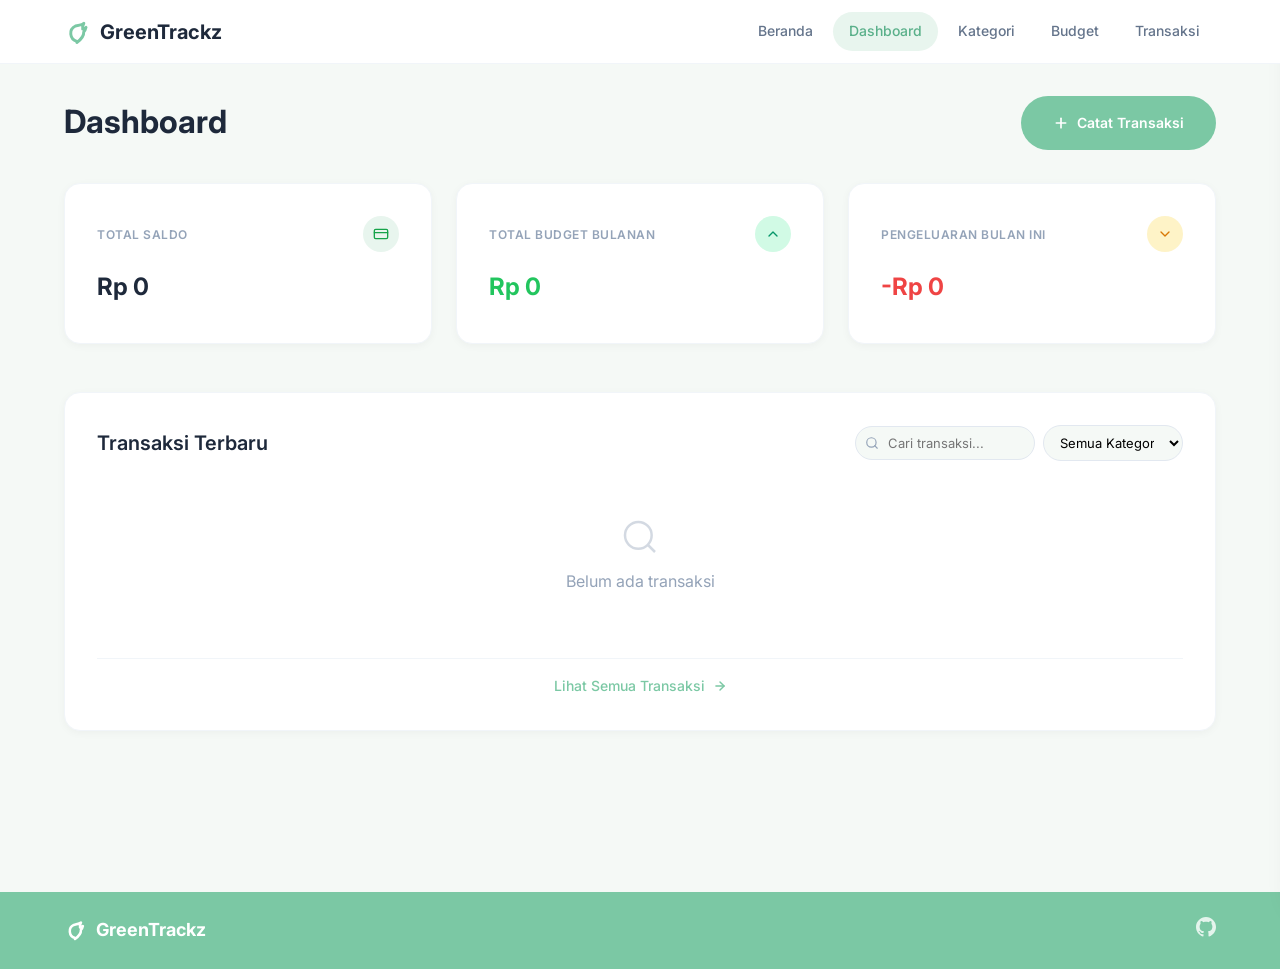
<file: dashboard.html>
<!DOCTYPE html>
<html lang="id">
<head>
  <meta charset="UTF-8">
  <meta name="viewport" content="width=device-width, initial-scale=1.0">
  <title>Dashboard - GreenTrackz</title>
  <link rel="preconnect" href="https://fonts.googleapis.com">
  <link rel="preconnect" href="https://fonts.gstatic.com" crossorigin>
  <link href="https://fonts.googleapis.com/css2?family=Inter:wght@400;500;600;700;800&display=swap" rel="stylesheet">
  <link rel="stylesheet" href="style.css">
  <style>
    /* ── Dashboard: recent transactions header ── */
    .dash-txns-header {
      display: flex;
      align-items: center;
      justify-content: space-between;
      flex-wrap: wrap;
      gap: 12px;
      margin-bottom: 16px;
    }
    .dash-txns-controls {
      display: flex;
      gap: 8px;
      align-items: center;
      flex-shrink: 0;
    }
    .dash-search-wrap {
      position: relative;
    }
    .dash-search-icon {
      width: 14px;
      height: 14px;
      position: absolute;
      left: 10px;
      top: 50%;
      transform: translateY(-50%);
      color: var(--color-text-muted);
      pointer-events: none;
    }
    .dash-search-input {
      padding: 8px 12px 8px 32px;
      border: 1px solid var(--color-border);
      border-radius: var(--radius-full);
      font-size: 13px;
      outline: none;
      width: 180px;
      background: var(--color-bg);
      font-family: inherit;
    }
    .dash-search-input:focus {
      border-color: var(--color-primary);
      box-shadow: 0 0 0 3px rgba(123,200,164,.15);
    }
    .dash-filter-select {
      padding: 8px 12px;
      border: 1px solid var(--color-border);
      border-radius: var(--radius-full);
      font-size: 13px;
      outline: none;
      background: var(--color-bg);
      cursor: pointer;
      font-family: inherit;
      max-width: 140px;
    }
    .dash-filter-select:focus {
      border-color: var(--color-primary);
    }

    /* ── Mobile overrides ── */
    @media (max-width: 600px) {
      /* Prevent any horizontal overflow */
      html, body { overflow-x: hidden; max-width: 100%; }

      .dash-txns-header {
        flex-direction: column;
        align-items: stretch;
      }
      .dash-txns-controls {
        flex-direction: column;
        align-items: stretch;
        gap: 8px;
      }
      .dash-search-input {
        width: 100%;
      }
      .dash-filter-select {
        width: 100%;
        max-width: 100%;
      }

      /* Stats cards — stack vertically */
      .stats-grid {
        grid-template-columns: 1fr !important;
      }

      /* Page header stack */
      .page-header-inner {
        flex-direction: column;
        align-items: flex-start;
        gap: 12px;
      }

      /* Stat value font size — prevent overflow on very small amounts */
      .stat-value {
        font-size: 20px !important;
        word-break: break-all;
      }

      /* Recent txns card padding */
      .recent-txns {
        padding: 16px !important;
      }

      /* Transaction item — tighten on mobile */
      .txn-item {
        gap: 8px;
      }
      .txn-right {
        text-align: right;
        min-width: 0;
      }
      .txn-amount {
        font-size: 13px;
      }
      .tag {
        font-size: 10px;
        padding: 2px 6px;
      }
    }
  </style>
</head>
<body>

  <!-- ====== HEADER ====== -->
  <header class="header">
    <div class="header-inner">
      <a href="index.html" class="logo">
        <svg class="logo-icon" viewBox="0 0 24 24" fill="none" stroke="currentColor" stroke-width="2.5" stroke-linecap="round" stroke-linejoin="round">
          <path d="M11 20A7 7 0 0 1 9.8 6.9C15.5 5.8 17 4.5 17 4.5s-1.5 3-1 5a7 7 0 0 0 2.9-1.5s-.5 2.5-2 4c.3 3.5-2.5 6.5-5.9 9z"/>
        </svg>
        GreenTrackz
      </a>
      <nav class="nav" style="margin-left:auto;">
        <a href="index.html" class="nav-link">Beranda</a>
        <a href="dashboard.html" class="nav-link active">Dashboard</a>
        <a href="category.html" class="nav-link">Kategori</a>
        <a href="budgeting.html" class="nav-link">Budget</a>
        <a href="transactions.html" class="nav-link">Transaksi</a>
      </nav>
    </div>
  </header>

  <!-- ====== MAIN ====== -->
  <main class="main-content">
    <div class="container">

      <!-- Page Header -->
      <div class="page-header">
        <div class="page-header-inner">
          <div><h1 class="page-title">Dashboard</h1></div>
          <a href="transactions.html" class="btn btn-primary">
            <svg viewBox="0 0 24 24" fill="none" stroke="currentColor" stroke-width="2.5" stroke-linecap="round" stroke-linejoin="round" style="width:16px;height:16px;">
              <line x1="12" y1="5" x2="12" y2="19"/><line x1="5" y1="12" x2="19" y2="12"/>
            </svg>
            Catat Transaksi
          </a>
        </div>
      </div>

      <!-- Stats Grid -->
      <div class="stats-grid">
        <div class="stat-card">
          <div class="stat-header">
            <span class="stat-label">Total Saldo</span>
            <div class="icon-circle-sm" style="background-color:var(--color-primary-light);">
              <svg viewBox="0 0 24 24" fill="none" stroke="#16A34A" stroke-width="2" stroke-linecap="round" stroke-linejoin="round" style="width:16px;height:16px;">
                <rect x="2" y="5" width="20" height="14" rx="2"/><line x1="2" y1="10" x2="22" y2="10"/>
              </svg>
            </div>
          </div>
          <div class="stat-value" id="stat-saldo">Rp 0</div>
        </div>
        <div class="stat-card">
          <div class="stat-header">
            <span class="stat-label">Total Budget Bulanan</span>
            <div class="icon-circle-sm" style="background-color:#D1FAE5;">
              <svg viewBox="0 0 24 24" fill="none" stroke="#059669" stroke-width="2" stroke-linecap="round" stroke-linejoin="round" style="width:16px;height:16px;">
                <polyline points="18 15 12 9 6 15"/>
              </svg>
            </div>
          </div>
          <div class="stat-value" id="stat-income" style="color:var(--color-success);">Rp 0</div>
        </div>
        <div class="stat-card">
          <div class="stat-header">
            <span class="stat-label">Pengeluaran Bulan Ini</span>
            <div class="icon-circle-sm" style="background-color:var(--icon-kuliner-bg);">
              <svg viewBox="0 0 24 24" fill="none" stroke="#D97706" stroke-width="2" stroke-linecap="round" stroke-linejoin="round" style="width:16px;height:16px;">
                <polyline points="6 9 12 15 18 9"/>
              </svg>
            </div>
          </div>
          <div class="stat-value" id="stat-expense" style="color:var(--color-danger);">Rp 0</div>
        </div>
      </div>

      <!-- Recent Transactions -->
      <div class="recent-txns" style="margin-top:var(--space-2xl);">
        <div class="dash-txns-header">
          <h2 class="recent-txns-title">Transaksi Terbaru</h2>
          <div class="dash-txns-controls">
            <!-- Search -->
            <div class="dash-search-wrap">
              <svg viewBox="0 0 24 24" fill="none" stroke="currentColor" stroke-width="2" stroke-linecap="round" stroke-linejoin="round" class="dash-search-icon">
                <circle cx="11" cy="11" r="8"/><line x1="21" y1="21" x2="16.65" y2="16.65"/>
              </svg>
              <input type="text" id="dash-search" placeholder="Cari transaksi..." class="dash-search-input" oninput="renderDashboard()">
            </div>
            <!-- Filter -->
            <select id="dash-filter" onchange="renderDashboard()" class="dash-filter-select">
              <option value="">Semua Kategori</option>
            </select>
          </div>
        </div>

        <div class="recent-txns-list" id="dash-txn-list">
          <!-- populated by JS -->
        </div>

        <a href="transactions.html" class="view-all-link">
          Lihat Semua Transaksi
          <svg viewBox="0 0 24 24" fill="none" stroke="currentColor" stroke-width="2.5" stroke-linecap="round" stroke-linejoin="round"><line x1="5" y1="12" x2="19" y2="12"/><polyline points="12 5 19 12 12 19"/></svg>
        </a>
      </div>

    </div>
  </main>

  <!-- ====== FOOTER ====== -->
  <footer class="footer">
    <div class="footer-inner">
      <div class="footer-logo">
        <svg viewBox="0 0 24 24" fill="none" stroke="currentColor" stroke-width="2.5" stroke-linecap="round" stroke-linejoin="round">
          <path d="M11 20A7 7 0 0 1 9.8 6.9C15.5 5.8 17 4.5 17 4.5s-1.5 3-1 5a7 7 0 0 0 2.9-1.5s-.5 2.5-2 4c.3 3.5-2.5 6.5-5.9 9z"/>
        </svg>
        GreenTrackz
      </div>
      <div class="footer-social">
        <a href="https://github.com/ValerieP31/GreenTrackz" aria-label="GitHub" target="_blank">
          <svg viewBox="0 0 24 24" fill="currentColor"><path d="M12 0c-6.626 0-12 5.373-12 12 0 5.302 3.438 9.8 8.207 11.387.599.111.793-.261.793-.577v-2.234c-3.338.726-4.033-1.416-4.033-1.416-.546-1.387-1.333-1.756-1.333-1.756-1.089-.745.083-.729.083-.729 1.205.084 1.839 1.237 1.839 1.237 1.07 1.834 2.807 1.304 3.492.997.107-.775.418-1.305.762-1.604-2.665-.305-5.467-1.334-5.467-5.931 0-1.311.469-2.381 1.236-3.221-.124-.303-.535-1.524.117-3.176 0 0 1.008-.322 3.301 1.23.957-.266 1.983-.399 3.003-.404 1.02.005 2.047.138 3.006.404 2.291-1.552 3.297-1.23 3.297-1.23.653 1.653.242 2.874.118 3.176.77.84 1.235 1.911 1.235 3.221 0 4.609-2.807 5.624-5.479 5.921.43.372.823 1.102.823 2.222v3.293c0 .319.192.694.801.576 4.765-1.589 8.199-6.086 8.199-11.386 0-6.627-5.373-12-12-12z"/></svg>
        </a>
      </div>
    </div>
  </footer>

  <script src="app.js"></script>
  <script>
    function formatDate(dateStr) {
      const d = new Date(dateStr);
      return d.toLocaleDateString('id-ID', { day:'2-digit', month:'short', year:'numeric' });
    }

    function populateFilterDropdown() {
      const sel = document.getElementById('dash-filter');
      const cats = GT.getCategories();
      // keep first option
      while (sel.options.length > 1) sel.remove(1);
      cats.forEach(c => {
        const o = document.createElement('option');
        o.value = c.id; o.textContent = c.name;
        sel.appendChild(o);
      });
    }

    function renderDashboard() {
      const txns = GT.getTransactions();
      const stats = GT.getMonthStats();

      // Stats
      document.getElementById('stat-saldo').textContent = GT.formatRp(stats.income - stats.expense);
      document.getElementById('stat-income').textContent = GT.formatRp(stats.income);
      document.getElementById('stat-expense').textContent = '-' + GT.formatRp(stats.expense);

      // Filter + search
      const search = document.getElementById('dash-search').value.toLowerCase();
      const catFilter = document.getElementById('dash-filter').value;

      let filtered = [...txns].reverse(); // newest first
      if (search) filtered = filtered.filter(t => t.name.toLowerCase().includes(search));
      if (catFilter) filtered = filtered.filter(t => t.category === catFilter);

      const list = document.getElementById('dash-txn-list');
      if (filtered.length === 0) {
        list.innerHTML = `<div style="text-align:center;padding:40px 0;color:var(--color-text-muted);">
          <svg viewBox="0 0 24 24" fill="none" stroke="currentColor" stroke-width="1.5" style="width:40px;height:40px;margin:0 auto 12px;display:block;opacity:.4;">
            <circle cx="11" cy="11" r="8"/><line x1="21" y1="21" x2="16.65" y2="16.65"/>
          </svg>
          <p>Belum ada transaksi</p>
        </div>`;
        return;
      }

      const show = filtered.slice(0, 5);
      list.innerHTML = show.map((t, i) => {
        const cat = GT.getCategoryById(t.category);
        const isIncome = t.type === 'income';
        const sign = isIncome ? '+' : '-';
        const amtColor = isIncome ? 'var(--color-success)' : 'var(--color-danger)';
        const border = i === show.length - 1 ? 'border-bottom:none;' : '';
        return `<div class="txn-item" style="${border}">
          <div class="txn-left">
            <div class="icon-circle" style="background-color:${cat.bg};">
              ${GT.getCategoryIcon(cat.icon, cat.color)}
            </div>
            <div>
              <div class="txn-info-name">${t.name}</div>
              <div class="txn-info-date">${formatDate(t.date)}</div>
            </div>
          </div>
          <div class="txn-right">
            <span class="txn-amount" style="color:${amtColor};">${sign}${GT.formatRp(t.amount)}</span>
            <span class="tag" style="background:${cat.bg};color:${cat.color};">${cat.name.toUpperCase()}</span>
          </div>
        </div>`;
      }).join('');
    }

    populateFilterDropdown();
    renderDashboard();
    GT.initMobileNav('dashboard.html');
  </script>
</body>
</html>
</file>
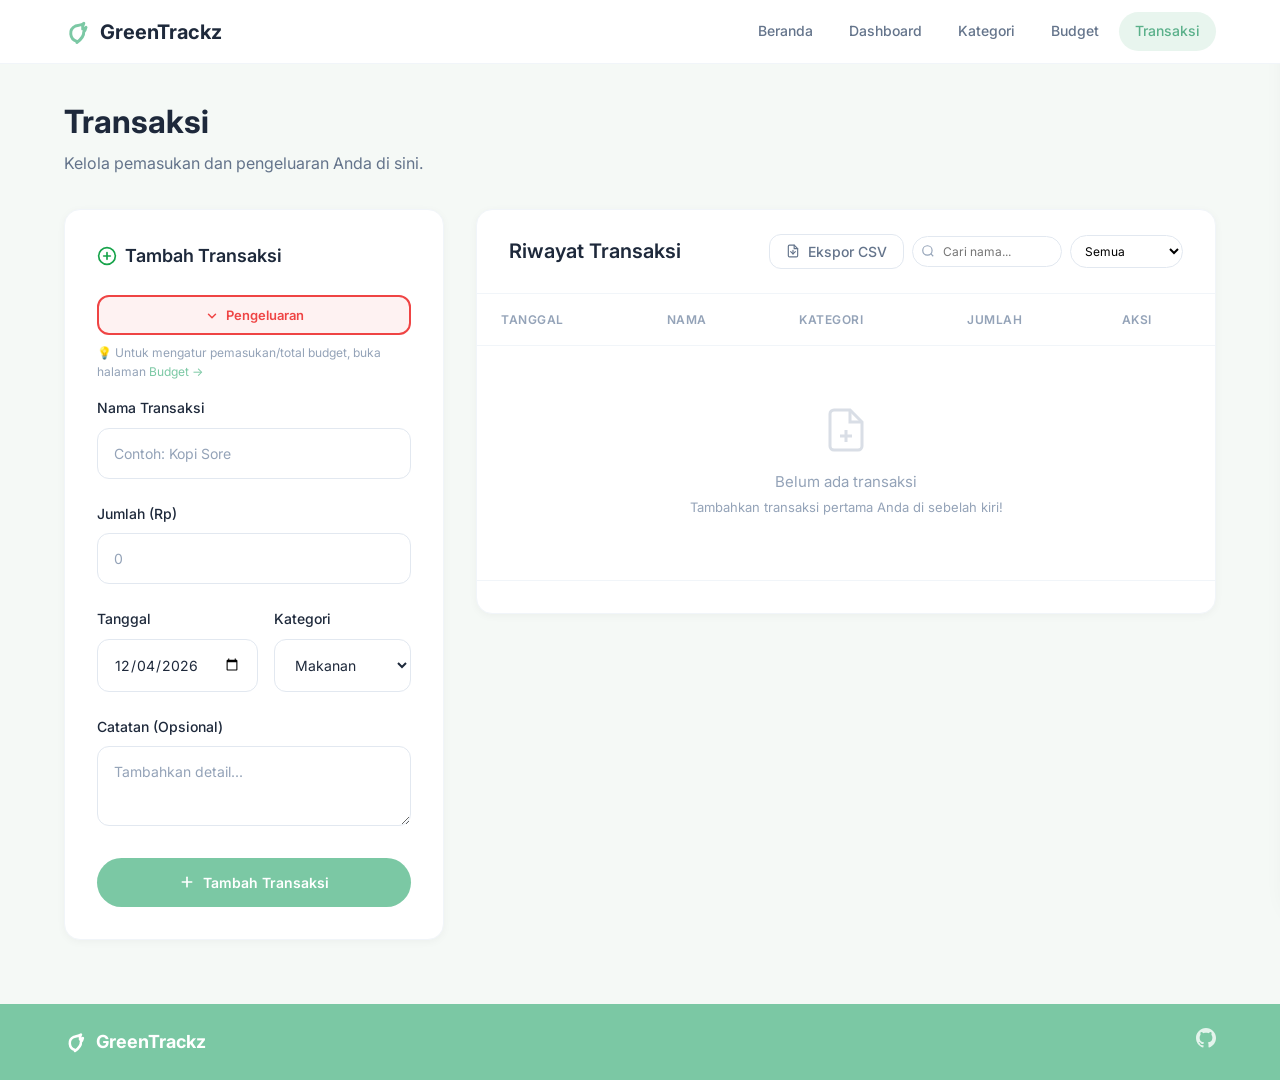
<file: transactions.html>
<!DOCTYPE html>
<html lang="id">
<head>
  <meta charset="UTF-8">
  <meta name="viewport" content="width=device-width, initial-scale=1.0">
  <title>Transaksi - GreenTrackz</title>
  <link rel="preconnect" href="https://fonts.googleapis.com">
  <link rel="preconnect" href="https://fonts.gstatic.com" crossorigin>
  <link href="https://fonts.googleapis.com/css2?family=Inter:wght@400;500;600;700;800&display=swap" rel="stylesheet">
  <link rel="stylesheet" href="style.css">
  <style>
    .type-toggle { display:flex; gap:8px; margin-bottom:16px; }
    .type-btn {
      flex:1; padding:10px; border:2px solid var(--color-border); border-radius:var(--radius-md);
      font-size:13px; font-weight:600; cursor:pointer; transition:all .2s; background:white;
    }
    .type-btn.active-expense { border-color:var(--color-danger); background:#FEF2F2; color:var(--color-danger); }
    .type-btn.active-income  { border-color:var(--color-success); background:#F0FDF4; color:var(--color-success); }

    /* modal */
    .modal-overlay { display:none; position:fixed; inset:0; background:rgba(0,0,0,.4); z-index:200; align-items:center; justify-content:center; }
    .modal-overlay.open { display:flex; }
    .modal-box { background:white; border-radius:var(--radius-xl); padding:32px; width:440px; max-width:95vw; box-shadow:var(--shadow-lg); }
    .modal-title { font-size:var(--text-xl); font-weight:700; margin-bottom:20px; }
    .modal-actions { display:flex; gap:12px; justify-content:flex-end; margin-top:24px; }

    .empty-state { text-align:center; padding:60px 20px; color:var(--color-text-muted); }
    .empty-state svg { width:48px; height:48px; margin:0 auto 16px; display:block; opacity:.35; }
    .empty-state p { font-size:15px; }
    .empty-state small { font-size:13px; }
  </style>
</head>
<body>

  <!-- HEADER -->
  <header class="header">
    <div class="header-inner">
      <a href="index.html" class="logo">
        <svg class="logo-icon" viewBox="0 0 24 24" fill="none" stroke="currentColor" stroke-width="2.5" stroke-linecap="round" stroke-linejoin="round">
          <path d="M11 20A7 7 0 0 1 9.8 6.9C15.5 5.8 17 4.5 17 4.5s-1.5 3-1 5a7 7 0 0 0 2.9-1.5s-.5 2.5-2 4c.3 3.5-2.5 6.5-5.9 9z"/>
        </svg>
        GreenTrackz
      </a>
      <nav class="nav" style="margin-left:auto;">
        <a href="index.html" class="nav-link">Beranda</a>
        <a href="dashboard.html" class="nav-link">Dashboard</a>
        <a href="category.html" class="nav-link">Kategori</a>
        <a href="budgeting.html" class="nav-link">Budget</a>
        <a href="transactions.html" class="nav-link active">Transaksi</a>
      </nav>
    </div>
  </header>

  <!-- MAIN -->
  <main class="main-content">
    <div class="container">

      <div class="page-header">
        <div class="page-header-inner" style="flex-direction:column;align-items:flex-start;">
          <div>
            <h1 class="page-title">Transaksi</h1>
            <p class="page-subtitle">Kelola pemasukan dan pengeluaran Anda di sini.</p>
          </div>
        </div>
      </div>

      <div class="two-col">

        <!-- Left: Add Form -->
        <div class="txn-form-card">
          <div class="section-title-with-icon">
            <svg viewBox="0 0 24 24" fill="none" stroke="#16A34A" stroke-width="2" stroke-linecap="round" stroke-linejoin="round">
              <circle cx="12" cy="12" r="10"/><line x1="12" y1="8" x2="12" y2="16"/><line x1="8" y1="12" x2="16" y2="12"/>
            </svg>
            Tambah Transaksi
          </div>

          <!-- Type toggle: only expense; income managed via Budget -->
          <div class="type-toggle">
            <button id="btn-expense" class="type-btn active-expense" onclick="setType('expense')" style="cursor:default;">
              <svg viewBox="0 0 24 24" fill="none" stroke="currentColor" stroke-width="2.5" stroke-linecap="round" stroke-linejoin="round" style="width:14px;height:14px;display:inline;margin-right:4px;vertical-align:middle;">
                <polyline points="6 9 12 15 18 9"/>
              </svg>
              Pengeluaran
            </button>
          </div>
          <p style="font-size:12px;color:var(--color-text-muted);margin-top:-8px;margin-bottom:16px;">
            💡 Untuk mengatur pemasukan/total budget, buka halaman <a href="budgeting.html" style="color:var(--color-primary);">Budget →</a>
          </p>

          <div class="form-group">
            <label class="form-label">Nama Transaksi</label>
            <input type="text" id="txn-name" class="form-input" placeholder="Contoh: Kopi Sore">
          </div>
          <div class="form-group">
            <label class="form-label">Jumlah (Rp)</label>
            <input type="number" id="txn-amount" class="form-input" placeholder="0" min="0">
          </div>
          <div class="form-row">
            <div class="form-group">
              <label class="form-label">Tanggal</label>
              <input type="date" id="txn-date" class="form-input">
            </div>
            <div class="form-group">
              <label class="form-label">Kategori</label>
              <select id="txn-category" class="form-select"></select>
            </div>
          </div>
          <div class="form-group">
            <label class="form-label">Catatan (Opsional)</label>
            <textarea id="txn-note" class="form-textarea" placeholder="Tambahkan detail..."></textarea>
          </div>
          <div id="txn-limit-warn" style="display:none;background:#FEF9C3;border:1px solid #EAB308;border-radius:8px;padding:10px 14px;font-size:13px;color:#92400E;margin-bottom:12px;">
            ⚠️ Batas 300 transaksi telah tercapai. Hapus beberapa transaksi lama untuk menambah yang baru.
          </div>
          <button class="btn btn-primary btn-full" onclick="addTransaction()">
            <svg viewBox="0 0 24 24" fill="none" stroke="currentColor" stroke-width="2.5" stroke-linecap="round" stroke-linejoin="round" style="width:16px;height:16px;">
              <line x1="12" y1="5" x2="12" y2="19"/><line x1="5" y1="12" x2="19" y2="12"/>
            </svg>
            Tambah Transaksi
          </button>
        </div>

        <!-- Right: History -->
        <div class="txn-history-card">
          <div class="txn-history-header">
            <h2 class="txn-history-title">Riwayat Transaksi</h2>
            <div class="toolbar">
              <!-- Export CSV -->
              <button class="toolbar-btn" onclick="GT.exportCSV()" title="Ekspor ke CSV">
                <svg viewBox="0 0 24 24" fill="none" stroke="currentColor" stroke-width="2" stroke-linecap="round" stroke-linejoin="round" style="width:14px;height:14px;"><path d="M14 2H6a2 2 0 0 0-2 2v16a2 2 0 0 0 2 2h12a2 2 0 0 0 2-2V8z"/><polyline points="14 2 14 8 20 8"/><polyline points="8 13 12 17 16 13"/><line x1="12" y1="17" x2="12" y2="11"/></svg>
                Ekspor CSV
              </button>
              <!-- Search -->
              <div style="position:relative;">
                <svg viewBox="0 0 24 24" fill="none" stroke="currentColor" stroke-width="2" style="width:14px;height:14px;position:absolute;left:9px;top:50%;transform:translateY(-50%);color:var(--color-text-muted);pointer-events:none;"><circle cx="11" cy="11" r="8"/><line x1="21" y1="21" x2="16.65" y2="16.65"/></svg>
                <input type="text" id="txn-search" placeholder="Cari nama..." style="padding:7px 10px 7px 30px;border:1px solid var(--color-border);border-radius:var(--radius-full);font-size:12px;outline:none;width:150px;" oninput="renderHistory()">
              </div>
              <!-- Filter -->
              <select id="txn-filter-cat" onchange="renderHistory()" style="padding:7px 10px;border:1px solid var(--color-border);border-radius:var(--radius-full);font-size:12px;outline:none;cursor:pointer;background:white;">
                <option value="">Semua</option>
              </select>
            </div>
          </div>

          <div class="table-container" style="border:none;box-shadow:none;border-radius:0;">
            <table class="data-table">
              <thead>
                <tr>
                  <th>Tanggal</th>
                  <th>Nama</th>
                  <th>Kategori</th>
                  <th>Jumlah</th>
                  <th>Aksi</th>
                </tr>
              </thead>
              <tbody id="txn-tbody">
                <!-- JS rendered -->
              </tbody>
            </table>
            <div id="txn-empty" class="empty-state" style="display:none;">
              <svg viewBox="0 0 24 24" fill="none" stroke="currentColor" stroke-width="1.5"><path d="M14 2H6a2 2 0 0 0-2 2v16a2 2 0 0 0 2 2h12a2 2 0 0 0 2-2V8z"/><polyline points="14 2 14 8 20 8"/><line x1="12" y1="18" x2="12" y2="12"/><line x1="9" y1="15" x2="15" y2="15"/></svg>
              <p>Belum ada transaksi</p>
              <small>Tambahkan transaksi pertama Anda di sebelah kiri!</small>
            </div>
          </div>

          <div class="pagination" id="pagination"></div>
        </div>

      </div>
    </div>
  </main>

  <!-- Edit Modal -->
  <div class="modal-overlay" id="edit-modal">
    <div class="modal-box">
      <div class="modal-title">Edit Transaksi</div>
      <input type="hidden" id="edit-txn-id">
      <div class="type-toggle" style="display:none;">
        <button id="edit-btn-expense" class="type-btn active-expense" onclick="setEditType('expense')">Pengeluaran</button>
        <button id="edit-btn-income"  class="type-btn" onclick="setEditType('income')">Pemasukan</button>
      </div>
      <div class="form-group">
        <label class="form-label">Nama Transaksi</label>
        <input type="text" id="edit-txn-name" class="form-input">
      </div>
      <div class="form-group">
        <label class="form-label">Jumlah (Rp)</label>
        <input type="number" id="edit-txn-amount" class="form-input" min="0">
      </div>
      <div class="form-row">
        <div class="form-group">
          <label class="form-label">Tanggal</label>
          <input type="date" id="edit-txn-date" class="form-input">
        </div>
        <div class="form-group">
          <label class="form-label">Kategori</label>
          <select id="edit-txn-category" class="form-select"></select>
        </div>
      </div>
      <div class="form-group">
        <label class="form-label">Catatan</label>
        <textarea id="edit-txn-note" class="form-textarea"></textarea>
      </div>
      <div class="modal-actions">
        <button class="btn btn-outline" onclick="closeEditModal()">Batal</button>
        <button class="btn btn-primary" onclick="saveEdit()">Simpan</button>
      </div>
    </div>
  </div>

  <!-- Footer -->
  <footer class="footer">
    <div class="footer-inner">
      <div class="footer-logo">
        <svg viewBox="0 0 24 24" fill="none" stroke="currentColor" stroke-width="2.5" stroke-linecap="round" stroke-linejoin="round">
          <path d="M11 20A7 7 0 0 1 9.8 6.9C15.5 5.8 17 4.5 17 4.5s-1.5 3-1 5a7 7 0 0 0 2.9-1.5s-.5 2.5-2 4c.3 3.5-2.5 6.5-5.9 9z"/>
        </svg>
        GreenTrackz
      </div>
      <div class="footer-social">
        <a href="https://github.com/ValerieP31/GreenTrackz" aria-label="GitHub" target="_blank">
          <svg viewBox="0 0 24 24" fill="currentColor"><path d="M12 0c-6.626 0-12 5.373-12 12 0 5.302 3.438 9.8 8.207 11.387.599.111.793-.261.793-.577v-2.234c-3.338.726-4.033-1.416-4.033-1.416-.546-1.387-1.333-1.756-1.333-1.756-1.089-.745.083-.729.083-.729 1.205.084 1.839 1.237 1.839 1.237 1.07 1.834 2.807 1.304 3.492.997.107-.775.418-1.305.762-1.604-2.665-.305-5.467-1.334-5.467-5.931 0-1.311.469-2.381 1.236-3.221-.124-.303-.535-1.524.117-3.176 0 0 1.008-.322 3.301 1.23.957-.266 1.983-.399 3.003-.404 1.02.005 2.047.138 3.006.404 2.291-1.552 3.297-1.23 3.297-1.23.653 1.653.242 2.874.118 3.176.77.84 1.235 1.911 1.235 3.221 0 4.609-2.807 5.624-5.479 5.921.43.372.823 1.102.823 2.222v3.293c0 .319.192.694.801.576 4.765-1.589 8.199-6.086 8.199-11.386 0-6.627-5.373-12-12-12z"/></svg>
        </a>
      </div>
    </div>
  </footer>

  <script src="app.js"></script>
  <script>
    const PER_PAGE = 10;
    let currentPage = 1;
    let currentType = 'expense';
    let editCurrentType = 'expense';

    // Set today as default date
    document.getElementById('txn-date').value = new Date().toISOString().split('T')[0];

    function populateCategorySelects() {
      const cats = GT.getCategories();
      const opts = cats.map(c => `<option value="${c.id}">${c.name}</option>`).join('');
      document.getElementById('txn-category').innerHTML = opts;
      document.getElementById('edit-txn-category').innerHTML = opts;
      // filter dropdown
      const fSel = document.getElementById('txn-filter-cat');
      while (fSel.options.length > 1) fSel.remove(1);
      cats.forEach(c => {
        const o = document.createElement('option');
        o.value = c.id; o.textContent = c.name;
        fSel.appendChild(o);
      });
    }

    function setType(t) {
      currentType = t;
      document.getElementById('btn-expense').className = 'type-btn' + (t === 'expense' ? ' active-expense' : '');
      document.getElementById('btn-income').className  = 'type-btn' + (t === 'income'  ? ' active-income'  : '');
    }

    function setEditType(t) {
      editCurrentType = t;
      document.getElementById('edit-btn-expense').className = 'type-btn' + (t === 'expense' ? ' active-expense' : '');
      document.getElementById('edit-btn-income').className  = 'type-btn' + (t === 'income'  ? ' active-income'  : '');
    }

    function addTransaction() {
      const txns = GT.getTransactions();
      if (txns.length >= GT.MAX_TRANSACTIONS) {
        document.getElementById('txn-limit-warn').style.display = 'block';
        return;
      }
      const name   = document.getElementById('txn-name').value.trim();
      const amount = parseFloat(document.getElementById('txn-amount').value);
      const date   = document.getElementById('txn-date').value;

      // Inline validation
      let hasError = false;
      GT.clearFieldErrors('txn-name', 'txn-amount', 'txn-date');
      if (!name)               { GT.setFieldError('txn-name', 'Nama transaksi tidak boleh kosong!'); hasError = true; }
      if (!amount || amount <= 0) { GT.setFieldError('txn-amount', 'Jumlah harus lebih dari 0!'); hasError = true; }
      if (!date)               { GT.setFieldError('txn-date', 'Tanggal tidak boleh kosong!'); hasError = true; }
      if (hasError) return;

      const cat  = document.getElementById('txn-category').value;
      const note = document.getElementById('txn-note').value.trim();

      txns.push({ id: 'txn_' + Date.now(), name, amount, date, category: cat, type: currentType, note });
      GT.saveTransactions(txns);
      GT.showToast('Transaksi berhasil ditambahkan!', 'success');

      // Reset form
      document.getElementById('txn-name').value   = '';
      document.getElementById('txn-amount').value = '';
      document.getElementById('txn-note').value   = '';
      document.getElementById('txn-date').value   = new Date().toISOString().split('T')[0];
      document.getElementById('txn-limit-warn').style.display = 'none';
      currentPage = 1;
      renderHistory();
    }

    function renderHistory() {
      const search    = document.getElementById('txn-search').value.toLowerCase();
      const catFilter = document.getElementById('txn-filter-cat').value;
      let txns = [...GT.getTransactions()].reverse();

      if (search)    txns = txns.filter(t => t.name.toLowerCase().includes(search));
      if (catFilter) txns = txns.filter(t => t.category === catFilter);

      const total = txns.length;
      const pages = Math.ceil(total / PER_PAGE) || 1;
      if (currentPage > pages) currentPage = pages;

      const start = (currentPage - 1) * PER_PAGE;
      const slice = txns.slice(start, start + PER_PAGE);

      const tbody = document.getElementById('txn-tbody');
      const empty = document.getElementById('txn-empty');

      if (total === 0) {
        tbody.innerHTML = '';
        empty.style.display = 'block';
      } else {
        empty.style.display = 'none';
        tbody.innerHTML = slice.map(t => {
          const cat = GT.getCategoryById(t.category);
          const isIncome = t.type === 'income';
          const sign = isIncome ? '+' : '-';
          const amtColor = isIncome ? 'var(--color-success)' : 'var(--color-danger)';
          const d = new Date(t.date);
          const dateStr = d.toLocaleDateString('id-ID', { day:'2-digit', month:'short' });
          const yearStr = d.getFullYear();
          return `<tr>
            <td data-label="Tanggal"><div style="font-weight:600;">${dateStr}</div><div style="font-size:12px;color:var(--color-text-muted);">${yearStr}</div></td>
            <td data-label="Nama"><div style="font-weight:600;">${t.name}</div>${t.note ? `<div style="font-size:12px;color:var(--color-text-muted);">${t.note}</div>` : ''}</td>
            <td data-label="Kategori"><span class="tag" style="background:${cat.bg};color:${cat.color};">${cat.name.toUpperCase()}</span></td>
            <td data-label="Jumlah" style="color:${amtColor};font-weight:600;">${sign}${GT.formatRp(t.amount)}</td>
            <td data-label="Aksi">
              <div class="table-actions">
                <button class="action-btn edit" aria-label="Edit" onclick="openEditModal('${t.id}')">
                  <svg viewBox="0 0 24 24" fill="none" stroke="currentColor" stroke-width="2" stroke-linecap="round" stroke-linejoin="round" style="width:14px;height:14px;"><path d="M11 4H4a2 2 0 0 0-2 2v14a2 2 0 0 0 2 2h14a2 2 0 0 0 2-2v-7"/><path d="M18.5 2.5a2.121 2.121 0 0 1 3 3L12 15l-4 1 1-4 9.5-9.5z"/></svg>
                </button>
                <button class="action-btn delete" aria-label="Hapus" onclick="deleteTransaction('${t.id}')">
                  <svg viewBox="0 0 24 24" fill="none" stroke="currentColor" stroke-width="2" stroke-linecap="round" stroke-linejoin="round" style="width:14px;height:14px;"><polyline points="3 6 5 6 21 6"/><path d="M19 6v14a2 2 0 0 1-2 2H7a2 2 0 0 1-2-2V6m3 0V4a2 2 0 0 1 2-2h4a2 2 0 0 1 2 2v2"/></svg>
                </button>
              </div>
            </td>
          </tr>`;
        }).join('');
      }

      // Pagination
      renderPagination(pages, total);
    }

    function renderPagination(pages, total) {
      const pg = document.getElementById('pagination');
      if (pages <= 1 && total === 0) { pg.innerHTML = ''; return; }
      const start = (currentPage - 1) * PER_PAGE + 1;
      const end   = Math.min(currentPage * PER_PAGE, total);
      let html = `<span class="pagination-info">Menampilkan ${start}–${end} dari ${total} transaksi</span>`;
      html += `<button class="pagination-btn" onclick="goPage(${currentPage-1})" ${currentPage===1?'disabled':''}>
        <svg viewBox="0 0 24 24" fill="none" stroke="currentColor" stroke-width="2" style="width:14px;height:14px;"><polyline points="15 18 9 12 15 6"/></svg>
      </button>`;
      // max 5 page buttons
      const maxBtns = 5;
      let startP = Math.max(1, currentPage - 2);
      let endP   = Math.min(pages, startP + maxBtns - 1);
      if (endP - startP < maxBtns - 1) startP = Math.max(1, endP - maxBtns + 1);
      for (let i = startP; i <= endP; i++) {
        html += `<button class="pagination-btn ${i===currentPage?'active':''}" onclick="goPage(${i})">${i}</button>`;
      }
      html += `<button class="pagination-btn" onclick="goPage(${currentPage+1})" ${currentPage===pages?'disabled':''}>
        <svg viewBox="0 0 24 24" fill="none" stroke="currentColor" stroke-width="2" style="width:14px;height:14px;"><polyline points="9 18 15 12 9 6"/></svg>
      </button>`;
      pg.innerHTML = html;
    }

    function goPage(p) {
      const txns = GT.getTransactions();
      const pages = Math.ceil(txns.length / PER_PAGE) || 1;
      if (p < 1 || p > pages) return;
      currentPage = p;
      renderHistory();
      window.scrollTo({ top: 0, behavior: 'smooth' });
    }

    function deleteTransaction(id) {
      if (!confirm('Hapus transaksi ini?')) return;
      GT.saveTransactions(GT.getTransactions().filter(t => t.id !== id));
      renderHistory();
      GT.showToast('Transaksi dihapus.', 'info');
    }

    function openEditModal(id) {
      const t = GT.getTransactions().find(t => t.id === id);
      if (!t) return;
      document.getElementById('edit-txn-id').value       = t.id;
      document.getElementById('edit-txn-name').value     = t.name;
      document.getElementById('edit-txn-amount').value   = t.amount;
      document.getElementById('edit-txn-date').value     = t.date;
      document.getElementById('edit-txn-category').value = t.category;
      document.getElementById('edit-txn-note').value     = t.note || '';
      setEditType(t.type);
      document.getElementById('edit-modal').classList.add('open');
    }

    function closeEditModal() {
      document.getElementById('edit-modal').classList.remove('open');
    }

    function saveEdit() {
      const id     = document.getElementById('edit-txn-id').value;
      const name   = document.getElementById('edit-txn-name').value.trim();
      const amount = parseFloat(document.getElementById('edit-txn-amount').value);
      const date   = document.getElementById('edit-txn-date').value;
      const cat    = document.getElementById('edit-txn-category').value;
      const note   = document.getElementById('edit-txn-note').value.trim();

      GT.clearFieldErrors('edit-txn-name', 'edit-txn-amount', 'edit-txn-date');
      let hasError = false;
      if (!name)               { GT.setFieldError('edit-txn-name', 'Nama tidak boleh kosong!'); hasError = true; }
      if (!amount || amount <= 0) { GT.setFieldError('edit-txn-amount', 'Jumlah harus lebih dari 0!'); hasError = true; }
      if (!date)               { GT.setFieldError('edit-txn-date', 'Tanggal tidak boleh kosong!'); hasError = true; }
      if (hasError) return;

      const txns = GT.getTransactions().map(t => {
        if (t.id !== id) return t;
        return { ...t, name, amount, date, category: cat, type: editCurrentType, note };
      });
      GT.saveTransactions(txns);
      closeEditModal();
      renderHistory();
      GT.showToast('Transaksi berhasil diperbarui!', 'success');
    }

    populateCategorySelects();
    renderHistory();
    GT.initMobileNav('transactions.html');

    // Clear errors on input
    ['txn-name','txn-amount','txn-date'].forEach(id => {
      const el = document.getElementById(id);
      if (el) el.addEventListener('input', () => GT.setFieldError(id, ''));
    });
  </script>
</body>
</html>
</file>
<file: style.css>
/* ========================================
   GreenTrackz - Global Stylesheet
   ======================================== */

/* ---- CSS Variables (Design System) ---- */
:root {
  /* Primary Colors */
  --color-primary: #7BC8A4;
  --color-primary-hover: #6AB894;
  --color-primary-light: #E8F5EE;
  --color-primary-dark: #5AB08A;

  /* Dark Greens */
  --color-dark-green: #2D5A3D;
  --color-darker-green: #1E3A2F;

  /* Backgrounds */
  --color-bg: #F5F9F6;
  --color-bg-white: #FFFFFF;
  --color-bg-card: #FFFFFF;
  --color-bg-mint: #EEF7F1;

  /* Text */
  --color-text-primary: #1E293B;
  --color-text-secondary: #64748B;
  --color-text-muted: #94A3B8;
  --color-text-white: #FFFFFF;
  --color-text-link: #7BC8A4;

  /* Borders */
  --color-border: #E2E8F0;
  --color-border-light: #F1F5F9;

  /* Status Colors */
  --color-success: #22C55E;
  --color-success-light: #DCFCE7;
  --color-danger: #EF4444;
  --color-danger-light: #FEE2E2;
  --color-warning: #EAB308;
  --color-warning-light: #FEF9C3;

  /* Category Tag Colors */
  --tag-kuliner-bg: #FEF3C7;
  --tag-kuliner-text: #D97706;
  --tag-transport-bg: #DBEAFE;
  --tag-transport-text: #2563EB;
  --tag-transfer-bg: #DCFCE7;
  --tag-transfer-text: #16A34A;
  --tag-belanja-bg: #EDE9FE;
  --tag-belanja-text: #7C3AED;
  --tag-tagihan-bg: #FEE2E2;
  --tag-tagihan-text: #DC2626;
  --tag-hiburan-bg: #FCE7F3;
  --tag-hiburan-text: #DB2777;
  --tag-pendapatan-bg: #DCFCE7;
  --tag-pendapatan-text: #16A34A;

  /* Icon Background Colors */
  --icon-kuliner-bg: #FEF3C7;
  --icon-transport-bg: #DBEAFE;
  --icon-transfer-bg: #DCFCE7;
  --icon-belanja-bg: #EDE9FE;
  --icon-tagihan-bg: #FEE2E2;
  --icon-hiburan-bg: #FCE7F3;
  --icon-listrik-bg: #FEF3C7;
  --icon-makanan-bg: #DCFCE7;
  --icon-kesehatan-bg: #FCE7F3;
  --icon-edukasi-bg: #DBEAFE;

  /* Shadows */
  --shadow-sm: 0 1px 2px rgba(0, 0, 0, 0.04);
  --shadow-md: 0 4px 12px rgba(0, 0, 0, 0.06);
  --shadow-lg: 0 8px 24px rgba(0, 0, 0, 0.08);
  --shadow-card: 0 2px 8px rgba(0, 0, 0, 0.04);

  /* Border Radius */
  --radius-sm: 8px;
  --radius-md: 12px;
  --radius-lg: 16px;
  --radius-xl: 20px;
  --radius-full: 9999px;

  /* Spacing */
  --space-xs: 4px;
  --space-sm: 8px;
  --space-md: 16px;
  --space-lg: 24px;
  --space-xl: 32px;
  --space-2xl: 48px;
  --space-3xl: 64px;

  /* Typography */
  --font-family: 'Inter', -apple-system, BlinkMacSystemFont, 'Segoe UI', Roboto, sans-serif;
  --text-xs: 12px;
  --text-sm: 14px;
  --text-base: 16px;
  --text-lg: 18px;
  --text-xl: 20px;
  --text-2xl: 24px;
  --text-3xl: 32px;
  --text-4xl: 40px;
  --text-5xl: 48px;

  /* Font Weights */
  --font-normal: 400;
  --font-medium: 500;
  --font-semibold: 600;
  --font-bold: 700;
  --font-extrabold: 800;

  /* Layout */
  --max-width: 1200px;
  --header-height: 64px;
}

/* ---- Reset & Base ---- */
*, *::before, *::after {
  box-sizing: border-box;
  margin: 0;
  padding: 0;
}

html {
  scroll-behavior: smooth;
  overflow-x: hidden;   /* prevent horizontal scroll on all pages */
}

body {
  font-family: var(--font-family);
  font-size: var(--text-base);
  color: var(--color-text-primary);
  background-color: var(--color-bg);
  line-height: 1.6;
  -webkit-font-smoothing: antialiased;
  -moz-osx-font-smoothing: grayscale;
  overflow-x: hidden;   /* prevent horizontal scroll on all pages */
}

a {
  text-decoration: none;
  color: inherit;
  transition: color 0.2s ease;
}

img {
  max-width: 100%;
  height: auto;
  display: block;
}

button {
  cursor: pointer;
  border: none;
  background: none;
  font-family: inherit;
  font-size: inherit;
}

input, select, textarea {
  font-family: inherit;
  font-size: inherit;
}

/* ---- Utility Classes ---- */
.container {
  max-width: var(--max-width);
  margin: 0 auto;
  padding: 0 var(--space-lg);
}

.container-narrow {
  max-width: 960px;
  margin: 0 auto;
  padding: 0 var(--space-lg);
}

.flex {
  display: flex;
}

.flex-col {
  flex-direction: column;
}

.items-center {
  align-items: center;
}

.items-start {
  align-items: flex-start;
}

.justify-between {
  justify-content: space-between;
}

.justify-center {
  justify-content: center;
}

.gap-sm { gap: var(--space-sm); }
.gap-md { gap: var(--space-md); }
.gap-lg { gap: var(--space-lg); }
.gap-xl { gap: var(--space-xl); }

.text-center { text-align: center; }
.text-left { text-align: left; }
.text-right { text-align: right; }

.w-full { width: 100%; }
.h-full { height: 100%; }

.mt-sm { margin-top: var(--space-sm); }
.mt-md { margin-top: var(--space-md); }
.mt-lg { margin-top: var(--space-lg); }
.mt-xl { margin-top: var(--space-xl); }
.mt-2xl { margin-top: var(--space-2xl); }

.mb-sm { margin-bottom: var(--space-sm); }
.mb-md { margin-bottom: var(--space-md); }
.mb-lg { margin-bottom: var(--space-lg); }
.mb-xl { margin-bottom: var(--space-xl); }

/* ---- Header / Navbar ---- */
.header {
  background-color: var(--color-bg-white);
  border-bottom: 1px solid var(--color-border-light);
  height: var(--header-height);
  position: sticky;
  top: 0;
  z-index: 100;
}

.header-inner {
  display: flex;
  align-items: center;
  justify-content: space-between;
  height: 100%;
  max-width: var(--max-width);
  margin: 0 auto;
  padding: 0 var(--space-lg);
}

.logo {
  display: flex;
  align-items: center;
  gap: var(--space-sm);
  font-weight: var(--font-bold);
  font-size: var(--text-xl);
  color: var(--color-text-primary);
}

.logo-icon {
  width: 28px;
  height: 28px;
  color: var(--color-primary);
}

.nav {
  display: flex;
  align-items: center;
  gap: var(--space-xs);
}

.nav-link {
  padding: var(--space-sm) var(--space-md);
  font-size: var(--text-sm);
  font-weight: var(--font-medium);
  color: var(--color-text-secondary);
  border-radius: var(--radius-full);
  transition: all 0.2s ease;
}

.nav-link:hover {
  color: var(--color-text-primary);
  background-color: var(--color-bg);
}

.nav-link.active {
  color: var(--color-primary-dark);
  background-color: var(--color-primary-light);
}

.header-actions {
  display: flex;
  align-items: center;
  gap: var(--space-md);
}

.icon-btn {
  width: 40px;
  height: 40px;
  border-radius: var(--radius-full);
  display: flex;
  align-items: center;
  justify-content: center;
  color: var(--color-text-secondary);
  transition: all 0.2s ease;
  position: relative;
}

.icon-btn:hover {
  background-color: var(--color-bg);
  color: var(--color-text-primary);
}

.avatar {
  width: 36px;
  height: 36px;
  border-radius: var(--radius-full);
  object-fit: cover;
}

/* ---- Buttons ---- */
.btn {
  display: inline-flex;
  align-items: center;
  justify-content: center;
  gap: var(--space-sm);
  padding: var(--space-md) var(--space-xl);
  font-size: var(--text-sm);
  font-weight: var(--font-semibold);
  border-radius: var(--radius-full);
  transition: all 0.2s ease;
  cursor: pointer;
}

.btn-primary {
  background-color: var(--color-primary);
  color: var(--color-text-white);
  border: none;
}

.btn-primary:hover {
  background-color: var(--color-primary-hover);
  transform: translateY(-1px);
  box-shadow: var(--shadow-md);
}

.btn-outline {
  background-color: transparent;
  color: var(--color-text-secondary);
  border: 1px solid var(--color-border);
}

.btn-outline:hover {
  background-color: var(--color-bg);
  color: var(--color-text-primary);
}

.btn-dark {
  background-color: var(--color-dark-green);
  color: var(--color-text-white);
  border: none;
}

.btn-dark:hover {
  background-color: var(--color-darker-green);
}

.btn-sm {
  padding: var(--space-sm) var(--space-md);
  font-size: var(--text-xs);
}

.btn-lg {
  padding: var(--space-md) var(--space-2xl);
  font-size: var(--text-base);
}

.btn-full {
  width: 100%;
}

.btn svg {
  width: 16px;
  height: 16px;
}

/* ---- Cards ---- */
.card {
  background-color: var(--color-bg-card);
  border-radius: var(--radius-lg);
  border: 1px solid var(--color-border-light);
  box-shadow: var(--shadow-card);
  padding: var(--space-xl);
}

.card-flat {
  background-color: var(--color-bg-card);
  border-radius: var(--radius-lg);
  border: 1px solid var(--color-border);
  padding: var(--space-xl);
}

/* ---- Forms ---- */
.form-group {
  margin-bottom: var(--space-lg);
}

.form-label {
  display: block;
  font-size: var(--text-sm);
  font-weight: var(--font-medium);
  color: var(--color-text-primary);
  margin-bottom: var(--space-sm);
}

.form-input,
.form-select,
.form-textarea {
  width: 100%;
  padding: var(--space-md);
  font-size: var(--text-sm);
  color: var(--color-text-primary);
  background-color: var(--color-bg-white);
  border: 1px solid var(--color-border);
  border-radius: var(--radius-md);
  transition: all 0.2s ease;
}

.form-input:focus,
.form-select:focus,
.form-textarea:focus {
  outline: none;
  border-color: var(--color-primary);
  box-shadow: 0 0 0 3px rgba(123, 200, 164, 0.15);
}

.form-input::placeholder,
.form-textarea::placeholder {
  color: var(--color-text-muted);
}

.form-textarea {
  resize: vertical;
  min-height: 80px;
}

.form-row {
  display: grid;
  grid-template-columns: 1fr 1fr;
  gap: var(--space-md);
}

/* ---- Tags / Badges ---- */
.tag {
  display: inline-flex;
  align-items: center;
  padding: 2px 10px;
  font-size: var(--text-xs);
  font-weight: var(--font-semibold);
  border-radius: var(--radius-full);
  text-transform: uppercase;
  letter-spacing: 0.3px;
}

.tag-kuliner { background-color: var(--tag-kuliner-bg); color: var(--tag-kuliner-text); }
.tag-transport { background-color: var(--tag-transport-bg); color: var(--tag-transport-text); }
.tag-transfer { background-color: var(--tag-transfer-bg); color: var(--tag-transfer-text); }
.tag-belanja { background-color: var(--tag-belanja-bg); color: var(--tag-belanja-text); }
.tag-tagihan { background-color: var(--tag-tagihan-bg); color: var(--tag-tagihan-text); }
.tag-hiburan { background-color: var(--tag-hiburan-bg); color: var(--tag-hiburan-text); }
.tag-pendapatan { background-color: var(--tag-pendapatan-bg); color: var(--tag-pendapatan-text); }

/* ---- Progress Bars ---- */
.progress-bar {
  width: 100%;
  height: 8px;
  background-color: var(--color-border-light);
  border-radius: var(--radius-full);
  overflow: hidden;
}

.progress-fill {
  height: 100%;
  background-color: var(--color-primary);
  border-radius: var(--radius-full);
  transition: width 0.3s ease;
}

.progress-fill.success { background-color: var(--color-success); }
.progress-fill.warning { background-color: var(--color-warning); }
.progress-fill.danger { background-color: var(--color-danger); }

/* ---- Icon Containers ---- */
.icon-circle {
  width: 44px;
  height: 44px;
  border-radius: var(--radius-full);
  display: flex;
  align-items: center;
  justify-content: center;
  flex-shrink: 0;
}

.icon-circle svg {
  width: 20px;
  height: 20px;
}

.icon-circle-sm {
  width: 36px;
  height: 36px;
  border-radius: var(--radius-full);
  display: flex;
  align-items: center;
  justify-content: center;
  flex-shrink: 0;
}

.icon-circle-sm svg {
  width: 16px;
  height: 16px;
}

/* ---- Page Header Section ---- */
.page-header {
  padding: var(--space-xl) 0;
}

.page-header-inner {
  display: flex;
  align-items: flex-start;
  justify-content: space-between;
  flex-wrap: wrap;
  gap: var(--space-md);
}

.page-title {
  font-size: var(--text-3xl);
  font-weight: var(--font-bold);
  color: var(--color-text-primary);
  margin-bottom: var(--space-xs);
}

.page-subtitle {
  font-size: var(--text-base);
  color: var(--color-text-secondary);
}

/* ---- Stats / Summary Cards ---- */
.stats-grid {
  display: grid;
  grid-template-columns: repeat(3, 1fr);
  gap: var(--space-lg);
  margin-bottom: var(--space-xl);
}

.stat-card {
  background-color: var(--color-bg-card);
  border-radius: var(--radius-lg);
  border: 1px solid var(--color-border-light);
  box-shadow: var(--shadow-card);
  padding: var(--space-xl);
}

.stat-header {
  display: flex;
  align-items: center;
  justify-content: space-between;
  margin-bottom: var(--space-md);
}

.stat-label {
  font-size: var(--text-xs);
  font-weight: var(--font-semibold);
  color: var(--color-text-muted);
  text-transform: uppercase;
  letter-spacing: 0.5px;
}

.stat-value {
  font-size: var(--text-2xl);
  font-weight: var(--font-bold);
  color: var(--color-text-primary);
  margin-bottom: var(--space-xs);
}

.stat-change {
  display: inline-flex;
  align-items: center;
  gap: 4px;
  font-size: var(--text-xs);
  font-weight: var(--font-medium);
}

.stat-change.up { color: var(--color-success); }
.stat-change.down { color: var(--color-danger); }
.stat-change.neutral { color: var(--color-text-muted); }

/* ---- Tables ---- */
.table-container {
  background-color: var(--color-bg-card);
  border-radius: var(--radius-lg);
  border: 1px solid var(--color-border-light);
  box-shadow: var(--shadow-card);
  overflow: hidden;
}

.data-table {
  width: 100%;
  border-collapse: collapse;
}

.data-table thead th {
  padding: var(--space-md) var(--space-lg);
  font-size: var(--text-xs);
  font-weight: var(--font-semibold);
  color: var(--color-text-muted);
  text-transform: uppercase;
  letter-spacing: 0.5px;
  text-align: left;
  border-bottom: 1px solid var(--color-border-light);
  background-color: var(--color-bg-white);
}

.data-table tbody td {
  padding: var(--space-md) var(--space-lg);
  font-size: var(--text-sm);
  color: var(--color-text-primary);
  border-bottom: 1px solid var(--color-border-light);
  vertical-align: middle;
}

.data-table tbody tr:last-child td {
  border-bottom: none;
}

.data-table tbody tr:hover {
  background-color: var(--color-bg);
}

/* ---- Transaction Items ---- */
.txn-item {
  display: flex;
  align-items: center;
  justify-content: space-between;
  padding: var(--space-md) 0;
  border-bottom: 1px solid var(--color-border-light);
}

.txn-item:last-child {
  border-bottom: none;
}

.txn-left {
  display: flex;
  align-items: center;
  gap: var(--space-md);
}

.txn-info-name {
  font-size: var(--text-sm);
  font-weight: var(--font-semibold);
  color: var(--color-text-primary);
  margin-bottom: 2px;
}

.txn-info-date {
  font-size: var(--text-xs);
  color: var(--color-text-muted);
}

.txn-right {
  display: flex;
  flex-direction: column;
  align-items: flex-end;
  gap: var(--space-xs);
}

.txn-amount {
  font-size: var(--text-sm);
  font-weight: var(--font-semibold);
}

.txn-amount.negative { color: var(--color-text-primary); }
.txn-amount.positive { color: var(--color-success); }

/* ---- Category Cards ---- */
.category-grid {
  display: grid;
  grid-template-columns: repeat(4, 1fr);
  gap: var(--space-lg);
}

.category-card {
  background-color: var(--color-bg-card);
  border-radius: var(--radius-lg);
  border: 1px solid var(--color-border-light);
  box-shadow: var(--shadow-card);
  padding: var(--space-xl);
  transition: all 0.2s ease;
  position: relative;
}

.category-card:hover {
  transform: translateY(-2px);
  box-shadow: var(--shadow-md);
}

.category-card-top {
  display: flex;
  align-items: flex-start;
  justify-content: space-between;
  margin-bottom: var(--space-md);
}

.category-card-icon {
  width: 48px;
  height: 48px;
  border-radius: var(--radius-md);
  display: flex;
  align-items: center;
  justify-content: center;
}

.category-card-icon svg {
  width: 24px;
  height: 24px;
}

.category-card-menu {
  color: var(--color-text-muted);
  cursor: pointer;
  padding: var(--space-xs);
}

.category-card-title {
  font-size: var(--text-lg);
  font-weight: var(--font-semibold);
  color: var(--color-text-primary);
  margin-bottom: var(--space-xs);
}

.category-card-label {
  font-size: var(--text-xs);
  font-weight: var(--font-medium);
  color: var(--color-text-muted);
  text-transform: uppercase;
  letter-spacing: 0.5px;
  margin-bottom: var(--space-xs);
}

.category-card-amount {
  font-size: var(--text-xl);
  font-weight: var(--font-bold);
  color: var(--color-text-primary);
  margin-bottom: var(--space-md);
}

.category-card-footer {
  display: flex;
  align-items: center;
  justify-content: space-between;
}

.category-card-count {
  font-size: var(--text-xs);
  font-weight: var(--font-medium);
  padding: 2px 8px;
  border-radius: var(--radius-full);
}

.category-add-card {
  background-color: var(--color-bg-card);
  border: 2px dashed var(--color-border);
  border-radius: var(--radius-lg);
  display: flex;
  flex-direction: column;
  align-items: center;
  justify-content: center;
  padding: var(--space-xl);
  min-height: 200px;
  cursor: pointer;
  transition: all 0.2s ease;
  color: var(--color-text-muted);
  gap: var(--space-md);
}

.category-add-card:hover {
  border-color: var(--color-primary);
  color: var(--color-primary);
  background-color: var(--color-primary-light);
}

.category-add-card svg {
  width: 32px;
  height: 32px;
}

.category-add-card span {
  font-size: var(--text-sm);
  font-weight: var(--font-medium);
}

/* ---- Color Picker ---- */
.color-picker {
  display: flex;
  align-items: center;
  gap: var(--space-sm);
}

.color-option {
  width: 28px;
  height: 28px;
  border-radius: var(--radius-full);
  cursor: pointer;
  border: 2px solid transparent;
  transition: all 0.2s ease;
}

.color-option:hover,
.color-option.active {
  border-color: var(--color-text-primary);
  transform: scale(1.1);
}

/* ---- Footer ---- */
.footer {
  background-color: var(--color-primary);
  color: var(--color-text-white);
  padding: var(--space-lg) 0;
  margin-top: var(--space-3xl);
}

.footer-inner {
  display: flex;
  align-items: center;
  justify-content: space-between;
  max-width: var(--max-width);
  margin: 0 auto;
  padding: 0 var(--space-lg);
}

.footer-logo {
  display: flex;
  align-items: center;
  gap: var(--space-sm);
  font-weight: var(--font-bold);
  font-size: var(--text-lg);
}

.footer-logo svg {
  width: 24px;
  height: 24px;
}

.footer-copy {
  font-size: var(--text-sm);
  opacity: 0.9;
}

.footer-social {
  display: flex;
  align-items: center;
  gap: var(--space-md);
}

.footer-social a {
  opacity: 0.8;
  transition: opacity 0.2s ease;
}

.footer-social a:hover {
  opacity: 1;
}

.footer-social svg {
  width: 20px;
  height: 20px;
}

/* ---- Hero Section (Landing) ---- */
.hero {
  text-align: center;
  padding: var(--space-3xl) 0 var(--space-2xl);
}

.hero-title {
  font-size: var(--text-5xl);
  font-weight: var(--font-extrabold);
  color: var(--color-text-primary);
  line-height: 1.15;
  margin-bottom: var(--space-lg);
  max-width: 700px;
  margin-left: auto;
  margin-right: auto;
}

.hero-subtitle {
  font-size: var(--text-lg);
  color: var(--color-text-secondary);
  margin-bottom: var(--space-xl);
  max-width: 500px;
  margin-left: auto;
  margin-right: auto;
}

.hero-features {
  display: flex;
  align-items: center;
  justify-content: center;
  gap: var(--space-xl);
  margin-top: var(--space-xl);
  flex-wrap: wrap;
}

.hero-feature-item {
  display: flex;
  align-items: center;
  gap: var(--space-sm);
  font-size: var(--text-sm);
  color: var(--color-text-secondary);
}

.hero-feature-item svg {
  width: 16px;
  height: 16px;
  color: var(--color-success);
}

/* ---- Preview Card (Landing) ---- */
.preview-card {
  max-width: 700px;
  margin: var(--space-2xl) auto;
  background-color: var(--color-bg-card);
  border-radius: var(--radius-xl);
  border: 1px solid var(--color-border);
  box-shadow: var(--shadow-lg);
  overflow: hidden;
}

.preview-card-header {
  display: flex;
  align-items: center;
  gap: var(--space-sm);
  padding: var(--space-md) var(--space-xl);
  border-bottom: 1px solid var(--color-border-light);
}

.preview-dot {
  width: 10px;
  height: 10px;
  border-radius: var(--radius-full);
}

.preview-dot.red { background-color: #EF4444; }
.preview-dot.yellow { background-color: #EAB308; }
.preview-dot.green { background-color: #22C55E; }

.preview-card-body {
  display: grid;
  grid-template-columns: 1fr 1fr;
  padding: var(--space-xl);
  gap: var(--space-xl);
}

.preview-chart-area {
  display: flex;
  flex-direction: column;
}

.preview-chart-title {
  font-size: var(--text-sm);
  font-weight: var(--font-semibold);
  color: var(--color-text-primary);
  margin-bottom: 2px;
}

.preview-chart-subtitle {
  font-size: var(--text-xs);
  color: var(--color-text-muted);
  margin-bottom: var(--space-md);
}

.preview-chart-value {
  font-size: var(--text-xl);
  font-weight: var(--font-bold);
  color: var(--color-primary);
  margin-bottom: var(--space-md);
}

/* CSS-only bar chart */
.bar-chart {
  display: flex;
  align-items: flex-end;
  gap: 8px;
  height: 100px;
}

.bar-chart-item {
  flex: 1;
  display: flex;
  flex-direction: column;
  align-items: center;
  gap: 4px;
}

.bar {
  width: 100%;
  border-radius: 4px 4px 0 0;
  background-color: var(--color-primary-light);
  position: relative;
}

.bar-fill {
  position: absolute;
  bottom: 0;
  left: 0;
  right: 0;
  border-radius: 4px 4px 0 0;
}

.bar-fill.green { background-color: var(--color-primary); }
.bar-fill.yellow { background-color: var(--color-warning); }

/* ---- Features Section ---- */
.features-section {
  padding: var(--space-3xl) 0;
}

.section-header {
  text-align: center;
  margin-bottom: var(--space-2xl);
}

.section-title {
  font-size: var(--text-3xl);
  font-weight: var(--font-bold);
  color: var(--color-text-primary);
  margin-bottom: var(--space-sm);
}

.section-subtitle {
  font-size: var(--text-base);
  color: var(--color-text-secondary);
  max-width: 500px;
  margin: 0 auto;
}

.features-grid {
  display: grid;
  grid-template-columns: repeat(3, 1fr);
  gap: var(--space-lg);
}

.feature-card {
  background-color: var(--color-bg-card);
  border-radius: var(--radius-lg);
  border: 1px solid var(--color-border-light);
  box-shadow: var(--shadow-card);
  padding: var(--space-2xl) var(--space-xl);
  text-align: center;
  transition: all 0.2s ease;
}

.feature-card:hover {
  transform: translateY(-2px);
  box-shadow: var(--shadow-md);
}

.feature-icon {
  width: 56px;
  height: 56px;
  border-radius: var(--radius-lg);
  display: flex;
  align-items: center;
  justify-content: center;
  margin: 0 auto var(--space-lg);
}

.feature-icon svg {
  width: 24px;
  height: 24px;
}

.feature-title {
  font-size: var(--text-lg);
  font-weight: var(--font-semibold);
  color: var(--color-text-primary);
  margin-bottom: var(--space-sm);
}

.feature-desc {
  font-size: var(--text-sm);
  color: var(--color-text-secondary);
  line-height: 1.7;
}

/* ---- CTA Section ---- */
.cta-section {
  padding: var(--space-3xl) 0;
}

.cta-card {
  background-color: var(--color-dark-green);
  border-radius: var(--radius-xl);
  padding: var(--space-3xl) var(--space-2xl);
  text-align: center;
  color: var(--color-text-white);
  max-width: 900px;
  margin: 0 auto;
}

.cta-title {
  font-size: var(--text-3xl);
  font-weight: var(--font-bold);
  margin-bottom: var(--space-md);
  line-height: 1.3;
}

.cta-desc {
  font-size: var(--text-base);
  opacity: 0.85;
  margin-bottom: var(--space-xl);
  max-width: 500px;
  margin-left: auto;
  margin-right: auto;
}

/* ---- Two Column Layout (Transactions) ---- */
.two-col {
  display: grid;
  grid-template-columns: 380px 1fr;
  gap: var(--space-xl);
  align-items: start;
}

/* ---- Table Actions ---- */
.table-actions {
  display: flex;
  align-items: center;
  gap: var(--space-sm);
}

.action-btn {
  width: 32px;
  height: 32px;
  border-radius: var(--radius-md);
  display: inline-flex;
  align-items: center;
  justify-content: center;
  color: var(--color-text-muted);
  transition: all 0.2s ease;
  cursor: pointer;
}

.action-btn:hover {
  background-color: var(--color-bg);
  color: var(--color-text-primary);
}

.action-btn.edit:hover { color: var(--color-warning); }
.action-btn.delete:hover { color: var(--color-danger); }

/* ---- Pagination ---- */
.pagination {
  display: flex;
  align-items: center;
  justify-content: flex-end;
  gap: var(--space-xs);
  padding: var(--space-md) var(--space-lg);
  border-top: 1px solid var(--color-border-light);
}

.pagination-info {
  font-size: var(--text-sm);
  color: var(--color-text-secondary);
  margin-right: auto;
}

.pagination-btn {
  width: 36px;
  height: 36px;
  border-radius: var(--radius-md);
  display: flex;
  align-items: center;
  justify-content: center;
  font-size: var(--text-sm);
  font-weight: var(--font-medium);
  color: var(--color-text-secondary);
  border: 1px solid transparent;
  transition: all 0.2s ease;
}

.pagination-btn:hover {
  background-color: var(--color-bg);
  color: var(--color-text-primary);
}

.pagination-btn.active {
  background-color: var(--color-primary);
  color: var(--color-text-white);
  border-color: var(--color-primary);
}

/* ---- Budget Overview Card ---- */
.budget-overview {
  background-color: var(--color-bg-card);
  border-radius: var(--radius-lg);
  border: 1px solid var(--color-border-light);
  box-shadow: var(--shadow-card);
  padding: var(--space-2xl);
}

.budget-overview-grid {
  display: grid;
  grid-template-columns: 1fr 1fr;
  gap: var(--space-2xl);
}

.budget-main-label {
  font-size: var(--text-xs);
  font-weight: var(--font-semibold);
  color: var(--color-text-muted);
  text-transform: uppercase;
  letter-spacing: 0.5px;
  margin-bottom: var(--space-sm);
}

.budget-main-value {
  font-size: var(--text-3xl);
  font-weight: var(--font-bold);
  color: var(--color-text-primary);
  margin-bottom: var(--space-lg);
}

.budget-sub-grid {
  display: grid;
  grid-template-columns: 1fr 1fr;
  gap: var(--space-lg);
}

.budget-sub-label {
  font-size: var(--text-xs);
  font-weight: var(--font-semibold);
  color: var(--color-text-muted);
  text-transform: uppercase;
  letter-spacing: 0.5px;
  margin-bottom: var(--space-xs);
}

.budget-sub-value {
  font-size: var(--text-lg);
  font-weight: var(--font-bold);
  color: var(--color-text-primary);
}

.budget-sub-value.green { color: var(--color-primary); }

.budget-progress-section {
  display: flex;
  flex-direction: column;
  justify-content: center;
}

.budget-percentage {
  font-size: var(--text-4xl);
  font-weight: var(--font-extrabold);
  color: var(--color-text-primary);
  text-align: center;
}

.budget-percentage-label {
  font-size: var(--text-xs);
  font-weight: var(--font-semibold);
  color: var(--color-text-muted);
  text-transform: uppercase;
  letter-spacing: 1px;
  text-align: center;
  margin-bottom: var(--space-lg);
}

.budget-progress-bar {
  margin-bottom: var(--space-md);
}

.budget-progress-desc {
  font-size: var(--text-sm);
  color: var(--color-text-secondary);
  text-align: center;
}

/* ---- Budget Category Section ---- */
.budget-cat-header {
  display: flex;
  align-items: center;
  justify-content: space-between;
  margin-bottom: var(--space-lg);
}

.budget-cat-title {
  display: flex;
  align-items: center;
  gap: var(--space-sm);
  font-size: var(--text-lg);
  font-weight: var(--font-semibold);
  color: var(--color-text-primary);
}

.budget-cat-title svg {
  width: 20px;
  height: 20px;
  color: var(--color-primary);
}

.budget-cat-actions {
  display: flex;
  align-items: center;
  gap: var(--space-md);
}

.link-btn {
  display: inline-flex;
  align-items: center;
  gap: var(--space-sm);
  font-size: var(--text-sm);
  font-weight: var(--font-medium);
  color: var(--color-text-link);
  transition: all 0.2s ease;
}

.link-btn:hover {
  color: var(--color-primary-dark);
}

.link-btn svg {
  width: 16px;
  height: 16px;
}

/* Status badge */
.status-badge {
  display: inline-flex;
  align-items: center;
  padding: var(--space-sm) var(--space-md);
  font-size: var(--text-sm);
  font-weight: var(--font-semibold);
  border-radius: var(--radius-md);
}

.status-badge.success {
  background-color: var(--color-success-light);
  color: var(--color-success);
}

/* ---- Filter/Export Toolbar ---- */
.toolbar {
  display: flex;
  align-items: center;
  gap: var(--space-sm);
}

.toolbar-btn {
  display: inline-flex;
  align-items: center;
  gap: var(--space-sm);
  padding: var(--space-sm) var(--space-md);
  font-size: var(--text-sm);
  font-weight: var(--font-medium);
  color: var(--color-text-secondary);
  background-color: var(--color-bg-white);
  border: 1px solid var(--color-border);
  border-radius: var(--radius-md);
  transition: all 0.2s ease;
  cursor: pointer;
}

.toolbar-btn:hover {
  background-color: var(--color-bg);
  color: var(--color-text-primary);
}

.toolbar-btn svg {
  width: 14px;
  height: 14px;
}

/* ---- Page Header with Status ---- */
.page-header-right {
  display: flex;
  flex-direction: column;
  align-items: flex-end;
  gap: var(--space-xs);
}

.page-header-label {
  font-size: var(--text-xs);
  font-weight: var(--font-semibold);
  color: var(--color-text-muted);
  text-transform: uppercase;
  letter-spacing: 0.5px;
}

.page-header-value {
  font-size: var(--text-2xl);
  font-weight: var(--font-bold);
  color: var(--color-text-primary);
}

/* ---- Recent Transactions Card (Dashboard) ---- */
.recent-txns {
  background-color: var(--color-bg-card);
  border-radius: var(--radius-lg);
  border: 1px solid var(--color-border-light);
  box-shadow: var(--shadow-card);
  padding: var(--space-xl);
}

.recent-txns-header {
  display: flex;
  align-items: center;
  justify-content: space-between;
  flex-wrap: wrap;
  gap: 8px;
  margin-bottom: var(--space-md);
}

.recent-txns-title {
  font-size: var(--text-xl);
  font-weight: var(--font-semibold);
  color: var(--color-text-primary);
}

.recent-txns-actions {
  display: flex;
  align-items: center;
  gap: var(--space-sm);
}

.recent-txns-list {
  margin-bottom: var(--space-lg);
}

.view-all-link {
  display: flex;
  align-items: center;
  justify-content: center;
  gap: var(--space-sm);
  font-size: var(--text-sm);
  font-weight: var(--font-medium);
  color: var(--color-primary);
  padding-top: var(--space-md);
  border-top: 1px solid var(--color-border-light);
  transition: all 0.2s ease;
}

.view-all-link:hover {
  color: var(--color-primary-dark);
  gap: var(--space-md);
}

.view-all-link svg {
  width: 14px;
  height: 14px;
}

/* ---- Category Mini Progress ---- */
.cat-progress {
  width: 60px;
  height: 6px;
  background-color: var(--color-border-light);
  border-radius: var(--radius-full);
  overflow: hidden;
}

.cat-progress-fill {
  height: 100%;
  border-radius: var(--radius-full);
}

/* ---- Section Title with Icon ---- */
.section-title-with-icon {
  display: flex;
  align-items: center;
  gap: var(--space-sm);
  font-size: var(--text-lg);
  font-weight: var(--font-semibold);
  color: var(--color-text-primary);
  margin-bottom: var(--space-lg);
}

.section-title-with-icon svg {
  width: 20px;
  height: 20px;
  color: var(--color-primary);
}

/* ---- Category Form ---- */
.category-form {
  background-color: var(--color-bg-card);
  border-radius: var(--radius-lg);
  border: 1px solid var(--color-border-light);
  box-shadow: var(--shadow-card);
  padding: var(--space-xl);
  margin-bottom: var(--space-xl);
}

.category-form-inner {
  display: flex;
  align-items: flex-end;
  gap: var(--space-lg);
}

.category-form .form-group {
  flex: 1;
  margin-bottom: 0;
}

/* ---- Mini Chart Preview ---- */
.mini-chart-preview {
  display: flex;
  align-items: flex-end;
  gap: 6px;
  height: 80px;
  margin-top: var(--space-md);
}

.mini-chart-bar {
  flex: 1;
  border-radius: 3px 3px 0 0;
  background-color: var(--color-primary-light);
  position: relative;
  min-height: 8px;
}

.mini-chart-bar-fill {
  position: absolute;
  bottom: 0;
  left: 0;
  right: 0;
  border-radius: 3px 3px 0 0;
}

/* ---- Search & Filter Bar ---- */
.search-filter-bar {
  display: flex;
  align-items: center;
  gap: var(--space-md);
  margin-bottom: var(--space-lg);
}

/* ---- Transaction Form ---- */
.txn-form-card {
  background-color: var(--color-bg-card);
  border-radius: var(--radius-lg);
  border: 1px solid var(--color-border-light);
  box-shadow: var(--shadow-card);
  padding: var(--space-xl);
  position: sticky;
  top: calc(var(--header-height) + var(--space-lg));
}

/* ---- Transaction History Table ---- */
.txn-history-card {
  background-color: var(--color-bg-card);
  border-radius: var(--radius-lg);
  border: 1px solid var(--color-border-light);
  box-shadow: var(--shadow-card);
  overflow: hidden;
}

.txn-history-header {
  display: flex;
  align-items: center;
  justify-content: space-between;
  padding: var(--space-lg) var(--space-xl);
  border-bottom: 1px solid var(--color-border-light);
}

.txn-history-title {
  font-size: var(--text-xl);
  font-weight: var(--font-semibold);
  color: var(--color-text-primary);
}

/* ---- Budget Category Table ---- */
.budget-table-card {
  background-color: var(--color-bg-card);
  border-radius: var(--radius-lg);
  border: 1px solid var(--color-border-light);
  box-shadow: var(--shadow-card);
  padding: var(--space-xl);
}

.budget-table .progress-bar {
  width: 120px;
}

/* ---- Landing page header variation ---- */
.header-landing .nav-link.active {
  color: var(--color-primary-dark);
  background-color: var(--color-primary-light);
}

/* ---- Main Content Area ---- */
.main-content {
  min-height: calc(100vh - var(--header-height) - 72px);
}

/* ========================================
   RESPONSIVE DESIGN
   ======================================== */

/* Tablet (768px - 1024px) */
@media (max-width: 1024px) {
  .stats-grid {
    grid-template-columns: repeat(3, 1fr);
    gap: var(--space-md);
  }

  .category-grid {
    grid-template-columns: repeat(3, 1fr);
  }

  .features-grid {
    grid-template-columns: repeat(2, 1fr);
  }

  .two-col {
    grid-template-columns: 1fr;
  }

  .txn-form-card {
    position: static;
  }

  .budget-overview-grid {
    grid-template-columns: 1fr;
  }
}

/* Tablet Small / Large Phone (640px - 768px) */
@media (max-width: 768px) {
  :root {
    --header-height: 56px;
  }

  .container,
  .container-narrow {
    padding: 0 var(--space-md);
  }

  .nav {
    display: none;
  }

  .hero {
    padding: var(--space-2xl) 0 var(--space-xl);
  }

  .hero-title {
    font-size: var(--text-4xl);
  }

  .stats-grid {
    grid-template-columns: 1fr;
  }

  .category-grid {
    grid-template-columns: repeat(2, 1fr);
  }

  .features-grid {
    grid-template-columns: 1fr;
  }

  .preview-card-body {
    grid-template-columns: 1fr;
  }

  .category-form-inner {
    flex-direction: column;
    align-items: stretch;
  }

  .page-header-inner {
    flex-direction: column;
  }

  .page-header-right {
    align-items: flex-start;
  }

  .footer-inner {
    flex-direction: column;
    gap: var(--space-md);
    text-align: center;
  }

  .data-table thead {
    display: none;
  }

  .data-table tbody td {
    display: block;
    padding: var(--space-sm) var(--space-md);
  }

  .data-table tbody td::before {
    content: attr(data-label);
    font-weight: var(--font-semibold);
    font-size: var(--text-xs);
    color: var(--color-text-muted);
    text-transform: uppercase;
    display: block;
    margin-bottom: 2px;
  }

  .data-table tbody tr {
    display: block;
    border-bottom: 2px solid var(--color-border);
    padding: var(--space-md) 0;
  }

  .budget-sub-grid {
    grid-template-columns: 1fr;
  }

  .table-actions {
    justify-content: flex-start;
  }

  .two-col {
    grid-template-columns: 1fr;
  }
}

/* Mobile (< 640px) */
@media (max-width: 640px) {
  .hero-title {
    font-size: var(--text-3xl);
  }

  .hero-subtitle {
    font-size: var(--text-base);
  }

  .hero-features {
    flex-direction: column;
    gap: var(--space-md);
  }

  .section-title {
    font-size: var(--text-2xl);
  }

  .cta-title {
    font-size: var(--text-2xl);
  }

  .category-grid {
    grid-template-columns: 1fr;
  }

  .stat-card {
    padding: var(--space-lg);
  }

  .card,
  .card-flat {
    padding: var(--space-lg);
  }

  .feature-card {
    padding: var(--space-xl) var(--space-lg);
  }

  .budget-overview {
    padding: var(--space-xl);
  }

  .budget-percentage {
    font-size: var(--text-3xl);
  }

  .page-title {
    font-size: var(--text-2xl);
  }

  .txn-history-header {
    flex-direction: column;
    align-items: flex-start;
    gap: var(--space-md);
  }

  .budget-cat-header {
    flex-direction: column;
    align-items: flex-start;
    gap: var(--space-md);
  }

  .search-filter-bar {
    flex-direction: column;
    align-items: stretch;
  }

  .toolbar {
    flex-wrap: wrap;
  }
}

/* ============================================================
   GreenTrackz - Additional Overrides
   ============================================================ */

/* Footer: hide copyright */
.footer-copy { display: none; }

/* Status badge danger */
.status-badge.danger {
  background-color: var(--color-danger-light);
  color: var(--color-danger);
}

/* Budget progress bar danger/warning override */
.budget-progress-bar .progress-fill.danger  { background-color: var(--color-danger); }
.budget-progress-bar .progress-fill.warning { background-color: var(--color-warning); }

/* Dropdown for category menu */
.category-card-top { position: relative; }

/* Color picker active ring */
.color-option {
  width: 24px; height: 24px; border-radius: 50%; cursor: pointer;
  border: 2px solid transparent; transition: all .15s;
}
.color-option.active { border-color: #1E293B; transform: scale(1.15); }
.color-picker { display: flex; gap: 8px; align-items: center; }

/* Positive transaction amount color */
.txn-amount.positive { color: var(--color-success) !important; }

/* Disabled pagination button */
.pagination-btn:disabled { opacity: .35; cursor: default; }

/* Smooth modal open */
.modal-overlay { transition: opacity .15s; }

/* Icon in category-card to fill properly */
.category-card-icon svg { display: block; }

/* ============================================================
   MOBILE NAVIGATION (Hamburger + Drawer)
   ============================================================ */

/* Hamburger button — shown only on mobile */
.hamburger {
  display: none;
  flex-direction: column;
  justify-content: center;
  align-items: center;
  width: 40px;
  height: 40px;
  gap: 5px;
  cursor: pointer;
  border-radius: var(--radius-md);
  transition: background .2s;
  background: none;
  border: none;
}
.hamburger:hover { background: var(--color-bg); }
.hamburger span {
  display: block;
  width: 22px;
  height: 2px;
  background: var(--color-text-primary);
  border-radius: 2px;
  transition: all .3s ease;
}
.hamburger.open span:nth-child(1) { transform: translateY(7px) rotate(45deg); }
.hamburger.open span:nth-child(2) { opacity: 0; transform: scaleX(0); }
.hamburger.open span:nth-child(3) { transform: translateY(-7px) rotate(-45deg); }

/* Mobile nav drawer overlay */
.mobile-nav-overlay {
  display: none;
  position: fixed;
  inset: 0;
  background: rgba(0,0,0,.35);
  z-index: 90;
}
.mobile-nav-overlay.open { display: block; }

/* Mobile nav drawer */
.mobile-nav {
  position: fixed;
  top: 0;
  right: -280px;
  width: 270px;
  height: 100%;
  background: var(--color-bg-white);
  box-shadow: var(--shadow-lg);
  z-index: 95;
  padding: var(--space-xl) var(--space-lg);
  display: flex;
  flex-direction: column;
  gap: var(--space-xs);
  transition: right .3s cubic-bezier(.4,0,.2,1);
}
.mobile-nav.open { right: 0; }

.mobile-nav-logo {
  display: flex;
  align-items: center;
  gap: var(--space-sm);
  font-weight: var(--font-bold);
  font-size: var(--text-lg);
  color: var(--color-text-primary);
  margin-bottom: var(--space-lg);
  padding-bottom: var(--space-lg);
  border-bottom: 1px solid var(--color-border-light);
}
.mobile-nav-logo svg { width: 22px; height: 22px; color: var(--color-primary); }

.mobile-nav-link {
  display: flex;
  align-items: center;
  padding: 11px var(--space-md);
  border-radius: var(--radius-md);
  font-size: var(--text-base);
  font-weight: var(--font-medium);
  color: var(--color-text-secondary);
  transition: all .2s;
}
.mobile-nav-link:hover { background: var(--color-bg); color: var(--color-text-primary); }
.mobile-nav-link.active { background: var(--color-primary-light); color: var(--color-primary-dark); font-weight: var(--font-semibold); }

/* ============================================================
   TOAST NOTIFICATION
   ============================================================ */
.toast-container {
  position: fixed;
  bottom: 24px;
  right: 24px;
  z-index: 9999;
  display: flex;
  flex-direction: column;
  gap: 10px;
  pointer-events: none;
}
.toast {
  display: flex;
  align-items: center;
  gap: 10px;
  padding: 14px 18px;
  background: var(--color-text-primary);
  color: white;
  border-radius: var(--radius-md);
  font-size: 14px;
  font-weight: 500;
  box-shadow: var(--shadow-lg);
  pointer-events: auto;
  animation: toast-in .3s cubic-bezier(.4,0,.2,1) forwards;
  max-width: 320px;
}
.toast.success { background: #15803D; }
.toast.error   { background: #B91C1C; }
.toast svg { width: 18px; height: 18px; flex-shrink: 0; }
@keyframes toast-in {
  from { opacity: 0; transform: translateY(16px) scale(.97); }
  to   { opacity: 1; transform: translateY(0) scale(1); }
}
@keyframes toast-out {
  from { opacity: 1; transform: translateY(0) scale(1); }
  to   { opacity: 0; transform: translateY(8px) scale(.97); }
}
.toast.hiding { animation: toast-out .25s forwards; }

/* ============================================================
   INLINE FORM ERROR MESSAGES
   ============================================================ */
.form-error {
  display: none;
  margin-top: 5px;
  font-size: 12px;
  color: var(--color-danger);
  font-weight: 500;
}
.form-error.visible { display: block; }
.form-input.invalid,
.form-select.invalid {
  border-color: var(--color-danger);
  box-shadow: 0 0 0 3px rgba(239,68,68,.1);
}

/* ============================================================
   RESPONSIVE OVERRIDES FOR MOBILE NAV
   ============================================================ */
@media (max-width: 768px) {
  .hamburger { display: flex; }
}
</file>
